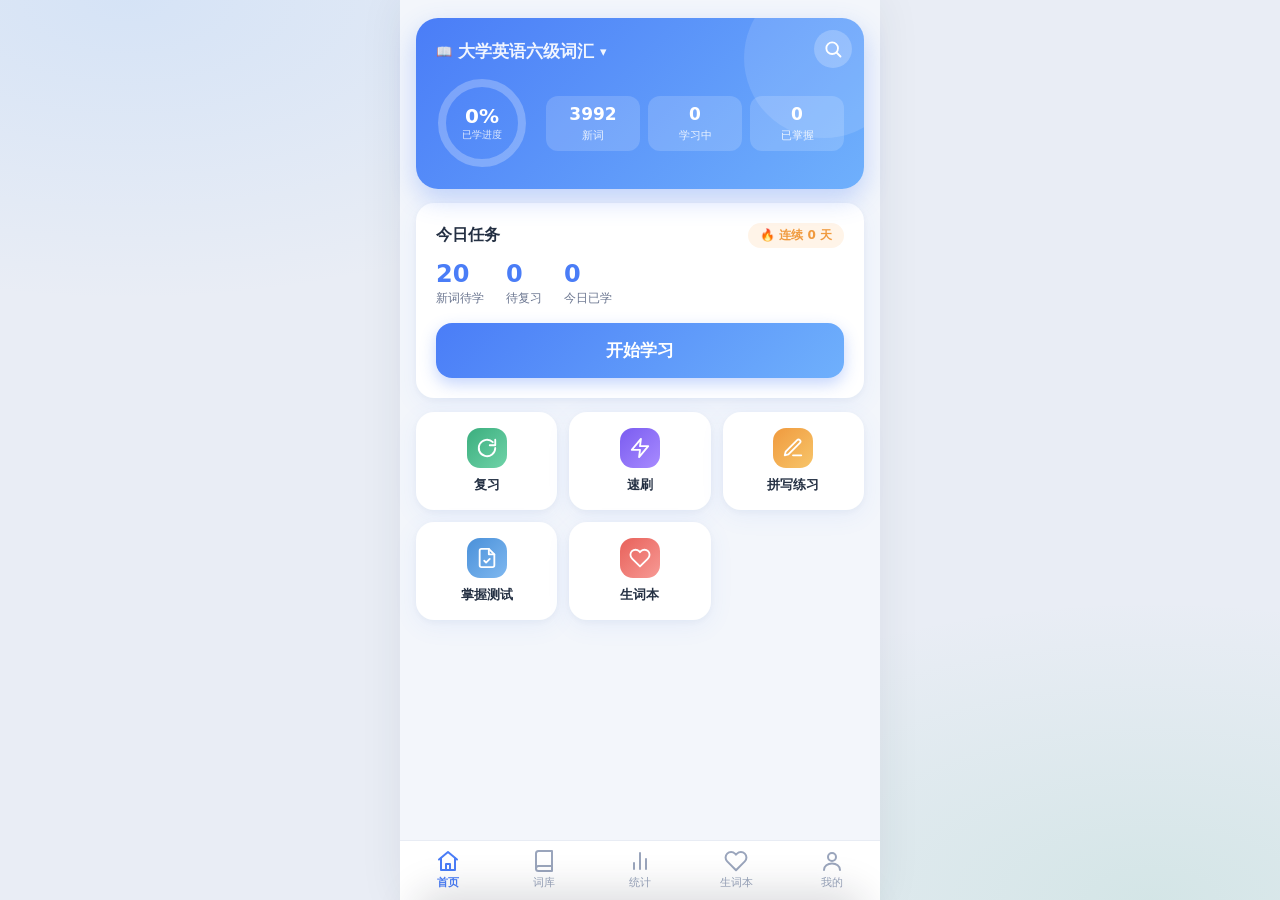
<file: vocab-app/index.html>
<!DOCTYPE html>
<html lang="zh-CN">
<head>
<meta charset="UTF-8">
<meta name="viewport" content="width=device-width, initial-scale=1, viewport-fit=cover">
<meta name="theme-color" id="meta-theme" content="#4A7DF7">
<link rel="manifest" href="manifest.json">
<link rel="apple-touch-icon" href="icons/i180.png">
<meta name="apple-mobile-web-app-capable" content="yes">
<meta name="mobile-web-app-capable" content="yes">
<meta name="apple-mobile-web-app-status-bar-style" content="default">
<meta name="apple-mobile-web-app-title" content="乐词">
<title>乐词 · 免费背单词</title>
<link rel="stylesheet" href="css/style.css?v=43">
<link rel="icon" href="data:image/svg+xml,<svg xmlns='http://www.w3.org/2000/svg' viewBox='0 0 100 100'><rect width='100' height='100' rx='22' fill='%234A7DF7'/><text x='50' y='68' font-size='52' text-anchor='middle' fill='white' font-family='serif' font-weight='bold'>词</text></svg>">
</head>
<body>
<div id="app">
  <main>
    <!-- 首页 -->
    <section class="screen" id="page-home">
      <div class="hero">
        <button class="sch-fab" id="home-search" title="查单词">
          <svg viewBox="0 0 24 24" fill="none" stroke="currentColor" stroke-width="2.2" stroke-linecap="round"><circle cx="11" cy="11" r="7"/><line x1="21" y1="21" x2="16.5" y2="16.5"/></svg>
        </button>
        <div class="lib-name" id="home-lib">📖 <b>六级词汇</b> ▾</div>
        <div class="ring-wrap">
          <div class="ring">
            <svg width="92" height="92" viewBox="0 0 92 92">
              <circle cx="46" cy="46" r="40" fill="none" stroke="rgba(255,255,255,.25)" stroke-width="8"/>
              <circle id="ring-fg" cx="46" cy="46" r="40" fill="none" stroke="#fff" stroke-width="8"
                      stroke-linecap="round" stroke-dasharray="251.3" stroke-dashoffset="251.3"/>
            </svg>
            <div class="ring-txt"><b id="ring-pct">0%</b><span>已学进度</span></div>
          </div>
          <div class="stats">
            <div class="stat"><b id="stat-new">0</b><span>新词</span></div>
            <div class="stat"><b id="stat-learning">0</b><span>学习中</span></div>
            <div class="stat"><b id="stat-mastered">0</b><span>已掌握</span></div>
          </div>
        </div>
      </div>

      <div class="card today-card">
        <div class="row spread">
          <div class="h2" style="margin:0">今日任务</div>
          <span class="streak-chip" id="streak-chip">🔥 连续 0 天</span>
        </div>
        <div class="task-nums">
          <div><b id="task-new">0</b><span>新词待学</span></div>
          <div><b id="task-rev">0</b><span>待复习</span></div>
          <div><b id="task-done">0</b><span>今日已学</span></div>
        </div>
        <button class="btn btn-primary btn-block btn-big" id="btn-start">开始学习</button>
      </div>

      <div class="quick">
        <button id="q-review">
          <span class="qicon" style="background:linear-gradient(135deg,#3BAE7E,#6FD3A8)">
            <svg viewBox="0 0 24 24" fill="none" stroke="#fff" stroke-width="2" stroke-linecap="round" stroke-linejoin="round"><path d="M21 12a9 9 0 1 1-2.64-6.36"/><polyline points="21 3 21 9 15 9"/></svg>
          </span>复习
        </button>
        <button id="q-cram">
          <span class="qicon" style="background:linear-gradient(135deg,#7A5CF0,#A88BFF)">
            <svg viewBox="0 0 24 24" fill="none" stroke="#fff" stroke-width="2" stroke-linecap="round" stroke-linejoin="round"><polygon points="13 2 3 14 12 14 11 22 21 10 12 10 13 2"/></svg>
          </span>速刷
        </button>
        <button id="q-spell">
          <span class="qicon" style="background:linear-gradient(135deg,#F09A3E,#F7C56A)">
            <svg viewBox="0 0 24 24" fill="none" stroke="#fff" stroke-width="2" stroke-linecap="round" stroke-linejoin="round"><path d="M12 20h9"/><path d="M16.5 3.5a2.1 2.1 0 0 1 3 3L7 19l-4 1 1-4Z"/></svg>
          </span>拼写练习
        </button>
        <button id="q-test">
          <span class="qicon" style="background:linear-gradient(135deg,#4A90D9,#7FB8F0)">
            <svg viewBox="0 0 24 24" fill="none" stroke="#fff" stroke-width="2" stroke-linecap="round" stroke-linejoin="round"><path d="M14 2H6a2 2 0 0 0-2 2v16a2 2 0 0 0 2 2h12a2 2 0 0 0 2-2V8Z"/><polyline points="14 2 14 8 20 8"/><path d="m9 15 2 2 4-4"/></svg>
          </span>掌握测试
        </button>
        <button id="q-fav">
          <span class="qicon" style="background:linear-gradient(135deg,#E8615A,#F79A95)">
            <svg viewBox="0 0 24 24" fill="none" stroke="#fff" stroke-width="2" stroke-linecap="round" stroke-linejoin="round"><path d="M20.8 4.6a5.5 5.5 0 0 0-7.8 0L12 5.7l-1-1.1a5.5 5.5 0 0 0-7.8 7.8l1 1L12 21.2l7.8-7.8 1-1a5.5 5.5 0 0 0 0-7.8Z"/></svg>
          </span>生词本
        </button>
      </div>
    </section>

    <!-- 词库 -->
    <section class="screen" id="page-libs">
      <div class="h1">词库</div>
      <div class="sub" style="margin-bottom:14px">选择要学习的词库，各词库学习进度互相独立</div>
      <div id="lib-list"></div>
      <div style="height:14px"></div>
      <div class="h2">导入自定义词库</div>
      <div class="import-zone" id="import-zone">
        <div style="font-size:30px">📥</div>
        <b style="color:var(--text);font-size:14px">点击选择文件导入</b>
        <div style="font-size:12px;margin-top:6px;line-height:1.7">支持 TXT / CSV / JSON<br>一行一词：<code>单词,词性,释义</code>（详见「词库导入模板」文件夹）</div>
      </div>
        <input type="file" id="import-file" accept=".txt,.csv,.json,.tsv" style="display:none">
        <div class="h2" style="margin-top:22px">GitHub 社区词库</div>
        <div class="sub" style="margin-bottom:10px">从项目仓库下载公开词库，下载后保存在本地</div>
        <div id="remote-lib-list" class="remote-lib-list"><div class="sub">正在读取词库目录…</div></div>
    </section>

    <!-- 仪表盘 -->
    <section class="screen" id="page-stats">
      <div class="h1">仪表盘</div>
      <div class="sub" style="margin:2px 0 14px">正在学习</div>
      <div class="card dash-lib">
        <div class="row spread">
          <div class="row" style="gap:14px">
            <div class="lib-cover" id="dash-cover">六级</div>
            <div>
              <b id="dash-libname" style="font-size:16px">—</b>
              <div class="sub" style="margin-top:3px">生词本 <span id="dash-favn">0</span> 词</div>
            </div>
          </div>
          <button class="btn btn-ghost" id="dash-changelib" style="padding:8px 14px;font-size:13px">换本词书</button>
        </div>
        <div class="dash-progress"><i id="dash-bar" style="width:0%"></i></div>
        <div class="row spread sub"><span>已学习 <b id="dash-learned" style="color:var(--text)">0</b></span><span>总词数 <b id="dash-total" style="color:var(--text)">0</b></span></div>
      </div>

      <div class="card">
        <div class="row spread" style="margin-bottom:12px"><div class="h2" style="margin:0">我的数据 · 概览</div></div>
        <div class="over-grid">
          <div><div class="ov-label">🗂 今日学习&复习</div><div class="ov-num"><b id="ov-today">0</b><span>词次</span></div></div>
          <div><div class="ov-label">📈 累计学习</div><div class="ov-num"><b id="ov-total">0</b><span>词次</span></div></div>
          <div><div class="ov-label">⏱ 今日总时长</div><div class="ov-num"><b id="ov-todaymin">0</b><span>分钟</span></div></div>
          <div><div class="ov-label">🕒 累计时长</div><div class="ov-num"><b id="ov-totalmin">0</b><span>分钟</span></div></div>
        </div>
      </div>

      <div class="card">
        <div class="row spread" style="margin-bottom:12px">
          <div class="h2" style="margin:0">日历</div>
          <span class="streak-chip" id="dash-streak">🔥 连续签到 0 天</span>
        </div>
        <div class="week-cal" id="week-cal"></div>
      </div>

      <div class="card">
        <div class="row spread" style="margin-bottom:6px">
          <div class="h2" style="margin:0">每日学习量</div>
          <div class="seg" id="chart-seg">
            <button data-n="7" class="on">近7天</button>
            <button data-n="30">近30天</button>
          </div>
        </div>
        <div class="bar-chart" id="bar-chart"></div>
      </div>
      <div class="card">
        <div class="row spread" style="margin-bottom:12px">
          <div class="h2" style="margin:0">打卡日历</div>
          <span class="sub" id="cal-title"></span>
        </div>
        <div class="cal" id="cal"></div>
        <div class="row" style="margin-top:12px;justify-content:center">
          <button class="btn btn-plain" id="cal-prev" style="padding:7px 16px;font-size:13px">‹ 上月</button>
          <button class="btn btn-plain" id="cal-next" style="padding:7px 16px;font-size:13px">下月 ›</button>
        </div>
      </div>
      <div class="num-grid">
        <div class="card"><b id="st-acc">0%</b><span>测验正确率</span></div>
        <div class="card"><b id="st-days">0</b><span>累计学习天数</span></div>
      </div>
    </section>

    <!-- 词表页 -->
    <section class="screen" id="page-wordlist">
      <div class="wl-top">
        <button class="wl-back" id="wl-back">‹</button>
        <b id="wl-title">词书</b>
        <span id="wl-head-actions" class="row" style="gap:6px"></span>
      </div>
      <div class="wl-filter" id="wl-filter">
        <button data-f="all" class="on">全部</button>
        <button data-f="new">未学习</button>
        <button data-f="learning">复习中</button>
        <button data-f="mastered">已掌握</button>
        <button data-f="fav">已标熟</button>
      </div>
      <div class="row spread" style="margin-bottom:10px">
        <span class="sub" id="wl-count" style="font-size:14px;color:var(--text);font-weight:700">0 词</span>
        <button class="btn btn-plain" id="wl-eye" style="padding:6px 12px;font-size:12.5px">🙈 隐藏释义</button>
      </div>
      <div class="card" style="padding:6px 16px" id="wl-list"></div>
      <div style="text-align:center;padding:14px 0 8px">
        <button class="btn btn-plain" id="wl-more" style="padding:8px 24px;font-size:13px">加载更多</button>
      </div>
      <div class="wl-dock" id="wl-dock">
        <button data-act="cram"><span class="di">⚡</span><span>速刷</span></button>
        <button data-act="listen"><span class="di">🎧</span><span>随身听</span></button>
        <button data-act="spell"><span class="di">✍️</span><span>听写</span></button>
        <button data-act="export"><span class="di">📤</span><span>导出</span></button>
      </div>
    </section>

    <!-- 生词本 -->
    <section class="screen" id="page-favs">
      <div class="h1">生词本</div>
      <div id="fav-books" style="margin:12px 0 4px"></div>
      <div class="row spread" style="margin:10px 0 14px">
        <span class="sub" id="fb-hint">收藏新词时会存入当前选中的生词本</span>
        <button class="btn btn-danger" id="fb-del" style="padding:6px 12px;font-size:12px;display:none">删除本生词本</button>
      </div>
      <div class="row" style="margin-bottom:14px;gap:10px">
        <button class="btn btn-ghost" id="fav-review" style="flex:1">复习生词</button>
        <button class="btn btn-ghost" id="fav-spell" style="flex:1">听写生词</button>
      </div>
      <div class="card" style="padding:6px 0" id="fav-list"></div>
    </section>

    <!-- 我的 -->
    <section class="screen" id="page-me">
      <div class="h1">我的</div>
      <div class="card" style="margin-top:14px">
        <div class="set-row">
          <div class="sl"><b>每日新词数</b><span>每天学习的新单词上限</span></div>
          <div class="row"><input type="range" id="set-daily" min="5" max="300" step="5" value="20"><b id="set-daily-v" style="color:var(--primary);width:34px;text-align:right">20</b></div>
        </div>
        <div class="set-row">
          <div class="sl"><b>发音口音</b><span>单词朗读使用的口音</span></div>
          <div class="seg small" id="set-voice">
            <button data-v="us" class="on">美音</button>
            <button data-v="uk">英音</button>
          </div>
        </div>
        <div class="set-row">
          <div class="sl"><b>自动发音</b><span>卡片出现时自动朗读</span></div>
          <div class="seg small" id="set-auto">
            <button data-v="1" class="on">开</button>
            <button data-v="0">关</button>
          </div>
        </div>
        <div class="set-row">
          <div class="sl"><b>学习顺序</b><span>新词的抽取顺序</span></div>
          <div class="seg small" id="set-order">
            <button data-v="shuffle" class="on">乱序</button>
            <button data-v="book">词书序</button>
            <button data-v="freq">高频优先</button>
          </div>
        </div>
        <div class="set-row">
          <div class="sl"><b>学习范围</b><span>按 COCA 词频筛选（5000/8000）</span></div>
          <div class="seg small" id="set-freq">
            <button data-v="all" class="on">全部</button>
            <button data-v="5000">5000</button>
            <button data-v="8000">8000</button>
          </div>
        </div>
        <div class="set-row">
          <div class="sl"><b>错词自动收藏</b><span>测验/复习答错的词自动加入生词本</span></div>
          <div class="seg small" id="set-autofav">
            <button data-v="1" class="on">开</button>
            <button data-v="0">关</button>
          </div>
        </div>
        <div class="set-row">
          <div class="sl"><b>深色模式</b><span>夜间背单词更护眼</span></div>
          <div class="seg small" id="set-dark">
            <button data-v="0" class="on">关</button>
            <button data-v="1">开</button>
            <button data-v="auto">跟随</button>
          </div>
        </div>
      </div>
      <div class="card">
        <div class="set-row"><div class="sl"><b>导出学习数据</b><span>备份进度 / 生词本 / 统计（JSON）</span></div><button class="btn btn-ghost" id="btn-export" style="padding:8px 16px">导出</button></div>
        <div class="set-row"><div class="sl"><b>导入备份数据</b><span>粘贴备份内容或选择文件恢复</span></div><button class="btn btn-ghost" id="btn-import" style="padding:8px 16px">导入</button></div>
        <div class="set-row"><div class="sl"><b>检查更新</b><span>从 GitHub 获取最新版本和更新说明</span></div><button class="btn btn-ghost" id="btn-check-update" style="padding:8px 16px">检查</button></div>
        <div class="set-row"><div class="sl"><b>清空全部数据</b><span>删除所有进度与词库，不可恢复</span></div><button class="btn btn-danger" id="btn-wipe" style="padding:8px 16px">清空</button></div>
        <div class="set-hint">换手机 / 卸载重装前先「导出」备份，装好后「导入」即可恢复；App 更新时直接覆盖安装（不要先卸载），数据不会丢。</div>
      </div>
      <div class="card" style="text-align:center;padding:16px">
          <b style="font-size:15px">乐词 · 免费背单词</b>
          <div class="sub" id="app-version" style="margin-top:6px">当前版本</div>
        <div class="sub" style="margin-top:6px;line-height:1.8">完全免费 · 数据全部保存在本地浏览器<br>内置词库数据源自开源词书项目 kajweb/dict<br>（百词斩等主流教材词书，仅作学习交流用途）</div>
      </div>
      <input type="file" id="restore-file" accept=".json" style="display:none">
    </section>
  </main>

  <!-- 底部导航 -->
  <nav class="tabbar">
    <button data-page="home" class="on">
      <svg viewBox="0 0 24 24" fill="none" stroke="currentColor" stroke-width="2" stroke-linecap="round" stroke-linejoin="round"><path d="M3 10.5 12 3l9 7.5"/><path d="M5 9.5V21h14V9.5"/><path d="M10 21v-6h4v6"/></svg>
      首页
    </button>
    <button data-page="libs">
      <svg viewBox="0 0 24 24" fill="none" stroke="currentColor" stroke-width="2" stroke-linecap="round" stroke-linejoin="round"><path d="M4 19.5A2.5 2.5 0 0 1 6.5 17H20"/><path d="M6.5 2H20v20H6.5A2.5 2.5 0 0 1 4 19.5v-15A2.5 2.5 0 0 1 6.5 2Z"/></svg>
      词库
    </button>
    <button data-page="stats">
      <svg viewBox="0 0 24 24" fill="none" stroke="currentColor" stroke-width="2" stroke-linecap="round" stroke-linejoin="round"><line x1="18" y1="20" x2="18" y2="10"/><line x1="12" y1="20" x2="12" y2="4"/><line x1="6" y1="20" x2="6" y2="14"/></svg>
      统计
    </button>
    <button data-page="favs">
      <svg viewBox="0 0 24 24" fill="none" stroke="currentColor" stroke-width="2" stroke-linecap="round" stroke-linejoin="round"><path d="M20.8 4.6a5.5 5.5 0 0 0-7.8 0L12 5.7l-1-1.1a5.5 5.5 0 0 0-7.8 7.8l1 1L12 21.2l7.8-7.8 1-1a5.5 5.5 0 0 0 0-7.8Z"/></svg>
      生词本
    </button>
    <button data-page="me">
      <svg viewBox="0 0 24 24" fill="none" stroke="currentColor" stroke-width="2" stroke-linecap="round" stroke-linejoin="round"><circle cx="12" cy="8" r="4"/><path d="M4 21c0-4 3.6-6.5 8-6.5s8 2.5 8 6.5"/></svg>
      我的
    </button>
  </nav>

  <!-- 学习/复习/拼写 全屏层 -->
  <div class="study" id="study"></div>

  <!-- 查词小卡片 -->
  <div id="qc-overlay" onclick="App.closeQuerySheet()"></div>
  <div id="qsheet"></div>

  <!-- 弹窗 -->
  <div class="mask" id="mask"><div class="modal" id="modal"></div></div>
  <div id="toast"></div>
</div>

<script src="data/cet4.js?v=43"></script>
<script src="data/cet6.js?v=43"></script>
<script src="data/kaoyan.js?v=43"></script>
<script src="js/db.js?v=43"></script>
<script src="js/srs.js?v=43"></script>
<script src="js/study.js?v=43"></script>
<script src="js/test.js?v=43"></script>
<script src="js/app.js?v=43"></script>
</body>
</html>
</file>
<file: vocab-app/css/style.css>
/* style.css —— 背单词 App（清新蓝白 · 不背单词风格） */
:root {
  --bg: #F3F6FB;
  --card: #FFFFFF;
  --primary: #4A7DF7;
  --primary-2: #6FB0FC;
  --primary-grad: linear-gradient(135deg, #4A7DF7 0%, #6FB0FC 100%);
  --green: #3BAE7E;
  --green-bg: #E6F7EF;
  --red: #E8615A;
  --red-bg: #FDEEED;
  --orange: #F09A3E;
  --text: #243043;
  --text-2: #6B7690;
  --text-3: #9AA5BC;
  --line: #E8ECF4;
  --shadow: 0 6px 24px rgba(74, 125, 247, .08), 0 2px 6px rgba(36, 48, 67, .04);
  --radius: 18px;
  --shell-bg: #E9EDF5;
  --ghost-bg: #EDF2FE;
  --plain-bg: #EFF2F8;
  --soft: #F6F8FD;
  --seg-bg: #E9EEF8;
  --cal-d: #EDF1F8;
  --bar-empty: #E4E9F3;
  --track: #E2E8F4;
  --import-bg: #FAFBFE;
  --import-line: #C4D2F0;
}
* { box-sizing: border-box; -webkit-tap-highlight-color: transparent; }
html, body { margin: 0; padding: 0; }
/* PWA standalone：内容避让刘海/状态栏（浏览器内 env 为 0，无影响） */
body { padding-top: env(safe-area-inset-top); }
body {
  background: var(--shell-bg);
  font-family: "PingFang SC", "Microsoft YaHei", "Segoe UI", system-ui, sans-serif;
  color: var(--text);
  min-height: 100vh;
}
#app {
  max-width: 480px;
  margin: 0 auto;
  min-height: 100vh;
  background: var(--bg);
  position: relative;
  box-shadow: 0 0 40px rgba(36, 48, 67, .08);
  display: flex;
  flex-direction: column;
}
main { flex: 1; padding-bottom: 76px; }

/* ---------- 底部导航 ---------- */
.tabbar {
  position: fixed; bottom: 0; left: 50%; transform: translateX(-50%);
  width: 100%; max-width: 480px;
  background: var(--card);
  backdrop-filter: blur(12px);
  border-top: 1px solid var(--line);
  display: flex; z-index: 50;
  padding-bottom: env(safe-area-inset-bottom);
}
.tabbar button {
  flex: 1; background: none; border: 0; padding: 8px 0 calc(10px + env(safe-area-inset-bottom) * 0.4);
  display: flex; flex-direction: column; align-items: center; gap: 2px;
  color: var(--text-3); font-size: 11px; cursor: pointer;
  font-family: inherit; transition: color .2s;
}
.tabbar button svg { width: 24px; height: 24px; }
.tabbar button.on { color: var(--primary); font-weight: 600; }

/* ---------- 通用组件 ---------- */
.screen { display: none; padding: 18px 16px 24px; animation: fadein .25s ease; }
.screen.on { display: block; }
@keyframes fadein { from { opacity: 0; transform: translateY(8px); } to { opacity: 1; transform: none; } }

.card {
  background: var(--card); border-radius: var(--radius);
  box-shadow: var(--shadow); padding: 20px; margin-bottom: 14px;
}
.h1 { font-size: 22px; font-weight: 700; margin: 4px 0 2px; }
.h2 { font-size: 16px; font-weight: 700; margin: 0 0 10px; }
.sub { color: var(--text-2); font-size: 13px; }
.row { display: flex; align-items: center; gap: 10px; }
.spread { justify-content: space-between; }

.btn {
  border: 0; cursor: pointer; font-family: inherit;
  border-radius: 14px; font-size: 15px; font-weight: 600;
  padding: 13px 22px; transition: transform .12s, opacity .2s;
}
.btn:active { transform: scale(.97); }
.btn-primary { background: var(--primary-grad); color: #fff; box-shadow: 0 6px 16px rgba(74,125,247,.32); }
.btn-primary:disabled { opacity: .45; box-shadow: none; cursor: default; }
.btn-ghost { background: var(--ghost-bg); color: var(--primary); }
.btn-plain { background: var(--plain-bg); color: var(--text-2); }
.btn-danger { background: var(--red-bg); color: var(--red); }
.btn-block { display: block; width: 100%; }
.btn-big { padding: 16px 22px; font-size: 17px; border-radius: 16px; }

.tag {
  display: inline-block; padding: 3px 10px; border-radius: 20px;
  font-size: 12px; font-weight: 600;
}

/* ---------- 首页 ---------- */
.hero {
  background: var(--primary-grad); border-radius: 22px;
  padding: 22px 20px 20px; color: #fff; margin-bottom: 14px;
  position: relative; overflow: hidden;
  box-shadow: 0 10px 26px rgba(74,125,247,.30);
}
.hero::after {
  content: ""; position: absolute; right: -40px; top: -40px;
  width: 160px; height: 160px; border-radius: 50%;
  background: rgba(255,255,255,.12);
}
.hero .lib-name { font-size: 13px; opacity: .92; display: flex; align-items: center; gap: 6px; cursor: pointer; }
.hero .lib-name b { font-size: 17px; }
.ring-wrap { display: flex; align-items: center; gap: 18px; margin-top: 14px; position: relative; z-index: 1; }
.ring { width: 92px; height: 92px; position: relative; flex: none; }
.ring svg { transform: rotate(-90deg); }
.ring .ring-txt { position: absolute; inset: 0; display: flex; flex-direction: column; align-items: center; justify-content: center; }
.ring .ring-txt b { font-size: 20px; }
.ring .ring-txt span { font-size: 10px; opacity: .8; }
.hero .stats { display: flex; gap: 8px; flex: 1; }
.hero .stat { flex: 1; background: rgba(255,255,255,.16); border-radius: 12px; padding: 8px 4px; text-align: center; }
.hero .stat b { display: block; font-size: 17px; }
.hero .stat span { font-size: 11px; opacity: .85; }

.today-card { padding: 20px; }
.today-card .task-nums { display: flex; gap: 22px; margin: 12px 0 16px; }
.today-card .task-nums div b { font-size: 24px; color: var(--primary); }
.today-card .task-nums div span { display: block; font-size: 12px; color: var(--text-2); margin-top: 2px; }
.streak-chip { display: inline-flex; align-items: center; gap: 5px; background: #FFF4E8; color: var(--orange); border-radius: 20px; padding: 4px 12px; font-size: 12px; font-weight: 700; }

.quick { display: grid; grid-template-columns: repeat(3, 1fr); gap: 12px; }
.quick button {
  background: var(--card); border: 0; border-radius: var(--radius);
  box-shadow: var(--shadow); padding: 16px 8px; cursor: pointer;
  display: flex; flex-direction: column; align-items: center; gap: 8px;
  font-family: inherit; font-size: 13px; color: var(--text); font-weight: 600;
  transition: transform .12s;
}
.quick button:active { transform: scale(.95); }
.quick .qicon { width: 40px; height: 40px; border-radius: 13px; display: flex; align-items: center; justify-content: center; font-size: 20px; color: #fff; }
.quick .qicon svg { width: 22px; height: 22px; }

/* ---------- 学习/复习 全屏界面 ---------- */
.study {
  position: fixed; inset: 0; z-index: 100;
  background: var(--bg);
  max-width: 480px; margin: 0 auto;
  display: none; flex-direction: column;
  overflow: hidden;   /* 学习层内容永不把布局撑破，滚动只发生在内部滚动区 */
}
.study.on { display: flex; }
.study-top { padding: 14px 16px 8px; padding-top: calc(14px + env(safe-area-inset-top)); }
.study-top .top-row { display: flex; align-items: center; gap: 12px; }
.study-top .close { border: 0; background: none; font-size: 20px; color: var(--text-3); cursor: pointer; padding: 4px 8px; line-height: 1; }
.study-top .bar { flex: 1; height: 8px; background: var(--track); border-radius: 6px; overflow: hidden; }
.study-top .bar i { display: block; height: 100%; background: var(--primary-grad); border-radius: 6px; transition: width .35s ease; }
.study-top .cnt { font-size: 13px; color: var(--text-2); font-variant-numeric: tabular-nums; }
.study-body { flex: 1; min-height: 0; overflow-y: auto; padding: 12px 20px 30px; display: flex; flex-direction: column; }
.study-body > :first-child { margin-top: auto; }
.study-body > :last-child { margin-bottom: auto; }

/* 新词卡片 */
.word-card { background: var(--card); border-radius: 22px; box-shadow: var(--shadow); padding: 30px 24px; text-align: center; animation: cardin .3s ease; }
@keyframes cardin { from { opacity: 0; transform: translateY(16px) scale(.98); } to { opacity: 1; transform: none; } }
.word-card .ww { font-size: 38px; font-weight: 700; letter-spacing: .5px; word-break: break-word; }
.word-card .phon { display: flex; align-items: center; justify-content: center; gap: 8px; margin-top: 12px; color: var(--text-2); font-size: 15px; flex-wrap: wrap; }
.snd {
  border: 0; background: var(--ghost-bg); color: var(--primary); cursor: pointer;
  width: 34px; height: 34px; border-radius: 50%; display: inline-flex;
  align-items: center; justify-content: center; transition: transform .15s;
}
.snd:active { transform: scale(.9); }
.snd svg { width: 17px; height: 17px; }
.snd.small { width: 28px; height: 28px; }
#btn-snd2 svg, #btn-snds svg { width: 28px; height: 28px; }
.means { text-align: left; margin-top: 20px; }
.means .m { display: flex; gap: 10px; padding: 7px 0; font-size: 16px; }
.means .m .p { color: var(--primary); font-weight: 600; flex: none; min-width: 36px; }
.sent { background: var(--soft); border-radius: 14px; padding: 14px 16px; margin-top: 16px; text-align: left; position: relative; }
.sent .en { font-size: 15px; line-height: 1.55; color: var(--text); }
.sent .en mark { background: none; color: var(--primary); font-weight: 700; }
.sent .cn { font-size: 13px; color: var(--text-2); margin-top: 6px; line-height: 1.6; }
.star-btn { position: absolute; top: 14px; right: 16px; border: 0; background: none; font-size: 24px; cursor: pointer; color: #D4DAE6; transition: color .2s, transform .15s; }
.star-btn.on { color: #FFC53D; }
.star-btn:active { transform: scale(1.3); }
.word-card { position: relative; }

/* 4选1 */
.opts { display: grid; grid-template-columns: 1fr 1fr; gap: 12px; margin-top: 22px; }
.opts .opt {
  background: var(--card); border: 2px solid transparent; border-radius: 15px;
  box-shadow: var(--shadow); padding: 15px 12px; font-size: 14.5px; line-height: 1.5;
  cursor: pointer; font-family: inherit; color: var(--text); text-align: left;
  transition: border-color .15s, background .15s, transform .1s;
  word-break: break-word; min-height: 58px;
}
.opts .opt:active { transform: scale(.97); }
.opts .opt.correct { background: var(--green-bg); border-color: var(--green); color: var(--green); font-weight: 700; }
.opts .opt.wrong { background: var(--red-bg); border-color: var(--red); color: var(--red); }
.opts .opt.dim { opacity: .5; }
.opts .opt:disabled { cursor: default; }
.q-title { text-align: center; margin-top: 18px; font-size: 30px; font-weight: 700; word-break: break-word; }
.q-title .phon { font-size: 14px; color: var(--text-3); font-weight: 400; display: block; margin-top: 6px; }
.q-hint { text-align: center; color: var(--text-3); font-size: 13px; margin-top: 14px; }

/* 对错反馈 */
.shake { animation: shake .4s; }
@keyframes shake { 0%,100%{transform:none} 25%{transform:translateX(-6px)} 75%{transform:translateX(6px)} }
.pop { animation: pop .35s; }
@keyframes pop { 0%{transform:scale(1)} 40%{transform:scale(1.04)} 100%{transform:scale(1)} }

/* 复习底部按钮 */
.judge { display: flex; gap: 12px; margin-top: 20px; }
.judge .btn { flex: 1; }

/* 拼写 */
.spell-boxes { display: flex; flex-wrap: wrap; gap: 8px; justify-content: center; margin: 26px 0; }
.spell-boxes input {
  width: 40px; height: 48px; border: 2px solid var(--line); border-radius: 10px;
  text-align: center; font-size: 22px; font-weight: 700; color: var(--text);
  font-family: inherit; background: var(--card); text-transform: lowercase;
  caret-color: var(--primary);
}
.spell-boxes input.ok { border-color: var(--green); background: var(--green-bg); color: var(--green); }
.spell-boxes input.bad { border-color: var(--red); background: var(--red-bg); color: var(--red); }
.spell-boxes input:focus { outline: none; border-color: var(--primary); }
.spell-mean { text-align: center; font-size: 16px; color: var(--text-2); margin-top: 8px; line-height: 1.7; }
.spell-input {
  width: 100%; max-width: 300px; border: 2px solid var(--line); border-radius: 14px;
  padding: 13px 18px; font-size: 24px; font-weight: 700; text-align: center;
  letter-spacing: 3px; color: var(--text); font-family: inherit; background: var(--card);
  caret-color: var(--primary);
}
.spell-input:focus { outline: none; border-color: var(--primary); box-shadow: 0 0 0 4px rgba(74,125,247,.12); }
.spell-input.ok { border-color: var(--green); color: var(--green); background: var(--green-bg); }
.spell-input.bad { border-color: var(--red); color: var(--red); background: var(--red-bg); }
.spell-word-reveal { text-align: center; font-size: 26px; font-weight: 700; margin-top: 10px; letter-spacing: 1px; }

/* 完成页 */
.done-wrap { text-align: center; padding-top: 40px; }
.done-wrap .big { font-size: 56px; }
.done-wrap h2 { margin: 12px 0 4px; }
.done-nums { display: flex; justify-content: center; gap: 14px; margin: 22px 0 26px; }
.done-nums .dn { background: var(--card); border-radius: 16px; box-shadow: var(--shadow); padding: 14px 22px; }
.done-nums .dn b { font-size: 24px; color: var(--primary); display: block; }
.done-nums .dn span { font-size: 12px; color: var(--text-2); }

/* ---------- 词库页 ---------- */
.lib-item { display: flex; align-items: center; gap: 14px; padding: 16px; }
.lib-badge {
  width: 46px; height: 46px; border-radius: 14px; color: #fff; flex: none;
  display: flex; align-items: center; justify-content: center;
  font-size: 16px; font-weight: 700;
}
.lib-item .li-main { flex: 1; min-width: 0; }
.lib-item .li-main b { font-size: 15.5px; }
.lib-item .li-main .sub { margin-top: 3px; }
.lib-check { flex: none; }
.lib-check svg { width: 22px; height: 22px; }
.current-tag { background: var(--green-bg); color: var(--green); }
.import-zone {
  border: 2px dashed var(--import-line); border-radius: var(--radius);
  padding: 22px 16px; text-align: center; color: var(--text-2);
  cursor: pointer; transition: border-color .2s, background .2s; background: var(--import-bg);
}
.import-zone:hover { border-color: var(--primary); background: var(--soft); }
.lib-actions { display: flex; gap: 8px; margin-top: 10px; }
.lib-actions .btn { padding: 8px 14px; font-size: 13px; flex: 1; }

/* 词表预览 */
.preview { max-height: 300px; overflow-y: auto; text-align: left; }
.preview .pv { display: flex; gap: 10px; padding: 9px 2px; border-bottom: 1px solid var(--line); font-size: 14px; }
.preview .pv:last-child { border: 0; }
.preview .pv b { flex: none; width: 40%; word-break: break-all; }
.preview .pv span { color: var(--text-2); overflow: hidden; text-overflow: ellipsis; white-space: nowrap; flex: 1; }

/* ---------- 统计 ---------- */
.bar-chart { display: flex; align-items: flex-end; gap: 8px; height: 130px; padding-top: 8px; }
.bar-chart .bwrap { flex: 1; display: flex; flex-direction: column; align-items: center; gap: 6px; height: 100%; justify-content: flex-end; }
.bar-chart .bar { width: 100%; max-width: 26px; background: var(--primary-grad); border-radius: 6px 6px 3px 3px; min-height: 3px; transition: height .4s ease; }
.bar-chart .bar.empty { background: var(--bar-empty); }
.bar-chart .blabel { font-size: 10px; color: var(--text-3); white-space: nowrap; }
.bar-chart .bval { font-size: 10px; color: var(--text-2); }
.seg { display: inline-flex; background: var(--seg-bg); border-radius: 12px; padding: 3px; gap: 2px; }
.seg button { border: 0; background: none; padding: 6px 14px; border-radius: 10px; font-size: 12.5px; color: var(--text-2); cursor: pointer; font-family: inherit; white-space: nowrap; }
.seg button.on { background: #fff; color: var(--primary); font-weight: 700; box-shadow: 0 2px 6px rgba(36,48,67,.08); }
.cal { display: grid; grid-template-columns: repeat(7, 1fr); gap: 6px; }
.cal .cal-h { text-align: center; font-size: 11px; color: var(--text-3); padding: 4px 0; }
.cal .d {
  aspect-ratio: 1; border-radius: 9px; display: flex; align-items: center; justify-content: center;
  font-size: 12px; color: var(--text-2); background: var(--cal-d);
}
.cal .d.learnt { background: var(--green); color: #fff; font-weight: 700; }
.cal .d.today { outline: 2px solid var(--primary); outline-offset: -2px; font-weight: 700; color: var(--primary); }
.num-grid { display: grid; grid-template-columns: repeat(2, 1fr); gap: 12px; }
.num-grid .card { margin: 0; text-align: center; padding: 16px; }
.num-grid b { font-size: 24px; color: var(--primary); display: block; }
.num-grid span { font-size: 12px; color: var(--text-2); }

/* ---------- 生词本 ---------- */
.fav-item { display: flex; align-items: center; gap: 12px; padding: 14px 16px; border-bottom: 1px solid var(--line); cursor: pointer; }
.fav-item:last-child { border: 0; }
.fav-item b { font-size: 16px; flex: none; }
.fav-item .fi-m { flex: 1; color: var(--text-2); font-size: 13px; overflow: hidden; text-overflow: ellipsis; white-space: nowrap; }
.empty-hint { text-align: center; color: var(--text-3); padding: 40px 0 26px; font-size: 14px; }
.empty-hint .big { font-size: 44px; margin-bottom: 8px; }

/* ---------- 设置 ---------- */
.set-row { display: flex; align-items: center; justify-content: space-between; padding: 15px 2px; border-bottom: 1px solid var(--line); gap: 12px; }
.set-row:last-child { border: 0; }
.set-row .sl b { font-size: 15px; display: block; }
.set-row .sl span { font-size: 12px; color: var(--text-2); }
input[type=range] { accent-color: var(--primary); width: 130px; }
.seg.small button { padding: 5px 12px; }
select { font-family: inherit; border: 1px solid var(--line); border-radius: 10px; padding: 7px 10px; color: var(--text); background: #fff; font-size: 14px; }

/* ---------- 弹窗 ---------- */
.mask { position: fixed; inset: 0; background: rgba(20, 28, 45, .45); z-index: 200; display: none; align-items: center; justify-content: center; padding: 24px; }
.mask.on { display: flex; }
.modal { background: #fff; border-radius: 20px; padding: 24px; width: 100%; max-width: 360px; animation: cardin .25s ease; max-height: 80vh; overflow-y: auto; }
.modal h3 { margin: 0 0 8px; }
.modal .m-actions { display: flex; gap: 10px; margin-top: 18px; }
.modal .m-actions .btn { flex: 1; }
.modal .m-actions.wrap { flex-wrap: wrap; }
.modal .m-actions.wrap .btn { flex: 1 1 40%; }

/* ---------- 备份导入 / 设置提示 / 词表待复习标记 ---------- */
.imp-txt { width: 100%; min-height: 130px; box-sizing: border-box; border: 1.5px solid var(--line); border-radius: 12px;
  padding: 10px 12px; font-size: 12.5px; line-height: 1.6; color: var(--text); background: var(--ghost-bg);
  resize: vertical; margin: 0; font-family: ui-monospace, Consolas, monospace; }
.imp-txt:focus { outline: none; border-color: var(--primary); }
.set-hint { margin-top: 12px; padding: 10px 12px; background: var(--ghost-bg); border-radius: 12px;
  font-size: 12px; line-height: 1.7; color: var(--text-2); }
.wl-tag.l.due { background: var(--orange); color: #fff; }
html.dark .wl-tag.l.due { background: rgba(240, 169, 92, .85); }

/* Toast */
#toast {
  position: fixed; left: 50%; bottom: 110px; transform: translateX(-50%) translateY(16px);
  background: rgba(30, 40, 60, .88); color: #fff; padding: 10px 20px; border-radius: 24px;
  font-size: 13.5px; opacity: 0; pointer-events: none; transition: all .25s; z-index: 300;
  max-width: 80vw;
}
#toast.on { opacity: 1; transform: translateX(-50%) translateY(0); }


/* ---------- 深色模式 ---------- */
html.dark {
  --bg: #131926; --card: #1C2334;
  --primary: #6B97FF; --primary-2: #8FB4FF;
  --primary-grad: linear-gradient(135deg, #3D5FC4 0%, #5D87E8 100%);
  --green: #52C58E; --green-bg: #17342A; --red: #EF837D; --red-bg: #3B2422;
  --orange: #F0A95C;
  --text: #E4E9F5; --text-2: #9AA5BE; --text-3: #65708C;
  --line: #2B3448;
  --shadow: 0 6px 24px rgba(0, 0, 0, .38), 0 2px 6px rgba(0, 0, 0, .22);
  --shell-bg: #0C1018;
  --ghost-bg: #243149;
  --plain-bg: #232B3F;
  --soft: #202839;
  --seg-bg: #232B3F;
  --cal-d: #232B3F;
  --bar-empty: #2B3448;
  --track: #2B3448;
  --import-bg: #1A2131;
  --import-line: #3A4A6E;
}
html.dark body {
  background:
    radial-gradient(600px 300px at 10% 0%, rgba(91, 140, 247, .10), transparent),
    radial-gradient(600px 300px at 90% 100%, rgba(82, 197, 142, .07), transparent),
    var(--shell-bg);
}
html.dark .tabbar { background: rgba(23, 29, 45, .96); }
html.dark .streak-chip { background: rgba(240, 169, 92, .16); }

/* 桌面端背景点缀 */
@media (min-width: 900px) {
  body {
    background:
      radial-gradient(600px 300px at 10% 0%, rgba(111, 176, 252, .16), transparent),
      radial-gradient(600px 300px at 90% 100%, rgba(59, 174, 126, .12), transparent),
      #E9EDF5;
  }
}
@media (max-width: 380px) {
  .opts { grid-template-columns: 1fr; }
  .word-card .ww { font-size: 32px; }
}


/* ---------- 二期：音节分块 ---------- */
.ww .sy {
  display: inline-block; padding: 0 1px;
}
.ww .sy:nth-child(odd)  { color: var(--text); }
.ww .sy:nth-child(even) { color: var(--primary); }
.ww.mono .sy { color: var(--text); }
.mnem-note { text-align: center; color: var(--text-3); font-size: 11.5px; margin-top: 8px; }

/* ---------- 二期：拆词助记 ---------- */
.mnem { background: var(--soft); border-radius: 16px; padding: 15px 16px; margin-top: 16px; text-align: left; }
.mnem .mn-title { font-size: 13px; font-weight: 700; color: var(--primary); margin-bottom: 10px; display: flex; align-items: center; gap: 6px; }
.mnem .morph-row { display: flex; flex-wrap: wrap; gap: 7px; align-items: center; }
.mnem .mp {
  display: inline-flex; flex-direction: column; align-items: center;
  background: var(--card); border-radius: 10px; padding: 7px 11px; min-width: 46px;
  box-shadow: 0 2px 6px rgba(36,48,67,.06);
}
.mnem .mp b { font-size: 16px; letter-spacing: .5px; }
.mnem .mp span { font-size: 10.5px; color: var(--text-2); margin-top: 2px; max-width: 92px; text-align: center; }
.mnem .mp.t1 b { color: #E07B54; }
.mnem .mp.t2 b { color: var(--green); }
.mnem .mp.t3 b { color: var(--primary); }
.mnem .mp.t0 b { color: var(--text-2); }
.mnem .mp-plus { color: var(--text-3); font-weight: 700; }
.mnem .rem { font-size: 13.5px; line-height: 1.8; color: var(--text); margin-top: 12px; background: var(--card); border-radius: 10px; padding: 10px 12px; }
.mnem .chips { display: flex; flex-wrap: wrap; gap: 7px; margin-top: 11px; }
.mnem .chip {
  background: var(--card); border-radius: 16px; padding: 5px 11px;
  font-size: 12px; color: var(--text-2);
}
.mnem .chip b { color: var(--text); font-weight: 600; margin-right: 4px; }
.mnem .chip .pd { color: var(--primary); font-weight: 600; margin-right: 3px; }

/* ---------- 二期：真题例句徽标 ---------- */
.sent .src-badge {
  display: inline-block; background: var(--ghost-bg); color: var(--primary);
  border-radius: 6px; font-size: 10.5px; padding: 2px 7px; margin-bottom: 6px; font-weight: 700;
}

/* ---------- 二期：速刷模式 ---------- */
.cram-word { text-align: center; font-size: 40px; font-weight: 700; word-break: break-word; margin-top: 30px; }
.cram-hint { text-align: center; color: var(--text-3); font-size: 13px; margin-top: 14px; }
.cram-flip { text-align: center; margin-top: 30px; }
.cram-mean-wrap { margin-top: 20px; animation: cardin .25s ease; }
.eval-btns { display: flex; gap: 10px; margin-top: 20px; }
.eval-btns .btn { flex: 1; padding: 14px 6px; font-size: 15px; }
.eval-btns .ev-no  { background: var(--red-bg); color: var(--red); }
.eval-btns .ev-mid { background: #FFF4E8; color: var(--orange); }
.eval-btns .ev-ok  { background: var(--green-bg); color: var(--green); }

/* ---------- 二期：掌握测试 ---------- */
.q-badge {
  display: inline-block; background: var(--ghost-bg); color: var(--primary);
  font-size: 11.5px; font-weight: 700; border-radius: 14px; padding: 4px 12px;
}
.q-wrap { text-align: center; }
.score-ring { width: 150px; height: 150px; position: relative; margin: 8px auto 0; }
.score-ring svg { transform: rotate(-90deg); }
.score-ring .sc-txt { position: absolute; inset: 0; display: flex; flex-direction: column; align-items: center; justify-content: center; }
.score-ring .sc-txt b { font-size: 42px; }
.score-ring .sc-txt span { font-size: 12px; color: var(--text-2); }
.wrong-list { text-align: left; scrollbar-width: none; }
.wrong-list::-webkit-scrollbar { display: none; }
.wrong-list .wv { display: flex; align-items: center; gap: 10px; padding: 11px 4px; border-bottom: 1px solid var(--line); }
.wrong-list .wv:last-child { border: 0; }
.wrong-list .wv b { font-size: 15px; flex: none; }
.wrong-list .wv span { flex: 1; color: var(--text-2); font-size: 12.5px; overflow: hidden; text-overflow: ellipsis; white-space: nowrap; }

/* ---------- 二期：仪表盘 ---------- */
.lib-cover {
  width: 54px; height: 54px; border-radius: 14px; flex: none;
  display: flex; align-items: center; justify-content: center;
  color: #fff; font-size: 17px; font-weight: 800; letter-spacing: 1px;
  box-shadow: 0 6px 14px rgba(36,48,67,.18);
}
.dash-progress { height: 10px; background: var(--track); border-radius: 6px; overflow: hidden; margin: 16px 0 8px; }
.dash-progress i { display: block; height: 100%; background: var(--primary-grad); border-radius: 6px; transition: width .5s ease; }
.over-grid { display: grid; grid-template-columns: 1fr 1fr; gap: 18px 12px; }
.over-grid .ov-label { font-size: 12.5px; color: var(--text-2); }
.over-grid .ov-num { margin-top: 6px; }
.over-grid .ov-num b { font-size: 30px; font-weight: 800; margin-right: 5px; }
.over-grid .ov-num span { font-size: 12px; color: var(--text-3); }
.week-cal { display: grid; grid-template-columns: repeat(7, 1fr); gap: 4px; }
.week-cal .wc-h { text-align: center; font-size: 10.5px; color: var(--text-3); padding: 3px 0; }
.week-cal .wc {
  aspect-ratio: 1; max-width: 44px; margin: 0 auto; border-radius: 50%;
  display: flex; align-items: center; justify-content: center;
  font-size: 13px; color: var(--text-2); position: relative;
}
.week-cal .wc.on { background: var(--green); color: #fff; font-weight: 800; box-shadow: 0 3px 8px rgba(59,174,126,.35); }
.week-cal .wc.today { outline: 2px solid var(--primary); outline-offset: -2px; font-weight: 800; color: var(--primary); }

/* ---------- 三期：词表页 ---------- */
#page-wordlist { padding-bottom: 150px; }
.wl-top { display: flex; align-items: center; gap: 10px; margin-bottom: 14px; }
.wl-back {
  border: 0; background: var(--card); color: var(--text); cursor: pointer;
  width: 36px; height: 36px; border-radius: 12px; font-size: 22px; line-height: 1;
  box-shadow: var(--shadow); flex: none; padding-bottom: 3px;
}
.wl-top b { flex: 1; font-size: 17px; overflow: hidden; text-overflow: ellipsis; white-space: nowrap; }
.wl-filter {
  display: flex; background: var(--seg-bg); border-radius: 14px; padding: 4px; gap: 2px;
  margin-bottom: 14px;
}
.wl-filter button {
  flex: 1; border: 0; background: none; padding: 8px 2px; font-size: 12.5px;
  color: var(--text-2); border-radius: 11px; cursor: pointer; font-family: inherit; white-space: nowrap;
  transition: background .15s, color .15s;
}
.wl-filter button.on { background: var(--card); color: var(--primary); font-weight: 700; box-shadow: 0 2px 6px rgba(36,48,67,.08); }
.wl-row {
  display: flex; align-items: center; gap: 10px; padding: 14px 4px;
  border-bottom: 1px solid var(--line); cursor: pointer; transition: background .2s;
}
.wl-row:last-child { border: 0; }
.wl-row b { font-size: 16.5px; flex: none; font-weight: 700; }
.wl-row .wl-m { flex: 1; color: var(--text-2); font-size: 12.5px; overflow: hidden; text-overflow: ellipsis; white-space: nowrap; }
.wl-row .wl-tag { flex: none; font-size: 10.5px; border-radius: 10px; padding: 2.5px 8px; font-weight: 600; white-space: nowrap; }
.wl-tag.l { background: var(--ghost-bg); color: var(--primary); }
.wl-tag.m { background: var(--green); color: #fff; }
.wl-tag.f { background: #FFF4E8; color: var(--orange); }
html.dark .wl-tag.f { background: rgba(240, 169, 92, .16); }
.wl-row.hl { background: var(--green-bg); border-radius: 12px; padding-left: 10px; padding-right: 10px; }
#wl-list.hide-m .wl-m { visibility: hidden; }
.wl-dock {
  position: fixed; bottom: calc(92px + env(safe-area-inset-bottom)); left: 50%; transform: translateX(-50%);
  display: flex; gap: 2px; background: var(--card); border-radius: 28px;
  box-shadow: 0 10px 34px rgba(36, 48, 67, .22); padding: 10px 12px; z-index: 60;
  border: 1px solid var(--line);
}
.wl-dock button {
  border: 0; background: none; display: flex; flex-direction: column; align-items: center; gap: 3px;
  font-size: 11px; color: var(--text-2); cursor: pointer; font-family: inherit; padding: 4px 14px;
  border-radius: 16px; transition: background .15s;
}
.wl-dock button:active { background: var(--soft); }
.wl-dock button .di { font-size: 20px; line-height: 1; }
.wl-dock button span { white-space: nowrap; }
.wl-dock button.on { color: var(--green); font-weight: 700; background: var(--green-bg); }
@media (max-width: 380px) {
  .wl-dock button { padding: 4px 9px; }
}


/* ---------- 四期：学习卡片改版 ---------- */
/* 顶部工具条 */
.study-topbar {
  display: flex; align-items: center; gap: 6px;
  padding: calc(10px + env(safe-area-inset-top)) 12px 8px;
}
.tb-btn {
  border: 0; background: var(--card); color: var(--text); cursor: pointer;
  min-width: 38px; height: 36px; border-radius: 12px; font-size: 18px;
  font-family: inherit; transition: background .15s; padding: 0 8px;
  box-shadow: 0 1px 4px rgba(36, 48, 67, .07);
}
.tb-btn:active { background: var(--soft); }
.tb-btn:disabled { color: var(--text-3); opacity: .5; }
.tb-btn.on { color: var(--orange); }
.tb-pos { font-size: 14px; color: var(--text-2); font-variant-numeric: tabular-nums; margin: 0 4px; }
.tb-sp { flex: 1; }
.tb-known { font-size: 14px; font-weight: 800; background: #FFF4E8; color: var(--orange); }
html.dark .tb-known { background: rgba(240, 169, 92, .16); }

/* 自评卡 */
.self-card { text-align: center; padding-top: 26px; }
.self-card .ww, .detail-card .ww {
  font-size: 42px; font-weight: 800; letter-spacing: .5px; word-break: break-word; text-align: left;
}
.self-card .ww { text-align: center; }
.self-hint {
  text-align: center; color: var(--text-3); font-size: 13px; line-height: 1.9;
  margin-top: 90px;
}
.blur-lines { margin-top: 30px; display: flex; flex-direction: column; gap: 12px; align-items: flex-start; padding: 0 6px; }
.blur-lines .bl {
  display: block; height: 22px; width: 68%; border-radius: 11px;
  background: linear-gradient(90deg, var(--cal-d), var(--line));
}
.blur-lines .bl.short { width: 42%; }

/* 词头 + 对错角标 */
.word-head { display: flex; align-items: flex-start; gap: 8px; }
.ww-check {
  flex: none; width: 22px; height: 22px; border-radius: 50%;
  display: inline-flex; align-items: center; justify-content: center;
  color: #fff; font-size: 12px; font-weight: 800; margin-top: 8px;
}
.ww-check.ok { background: var(--green); }
.ww-check.mid { background: var(--orange); }
.ww-check.no { background: var(--red); }

/* 美音徽章 */
.phon { display: flex; align-items: center; gap: 8px; margin-top: 10px; color: var(--text-2); font-size: 15px; flex-wrap: wrap; }
.acc-chip {
  background: var(--cal-d); color: var(--text-2); border-radius: 8px;
  font-size: 12px; padding: 2px 7px; font-weight: 700;
}

/* 释义：词组虚线下划线可点 */
.means .m .t { border-bottom: 1px dashed #B9C3D8; padding-bottom: 1px; }
.means .m { cursor: default; }

/* 例句目标词橙色高亮 */
.sent .en mark { background: #FFD9A8; color: var(--text); padding: 0 3px; border-radius: 4px; font-weight: 700; }
html.dark .sent .en mark { background: rgba(240, 154, 62, .35); color: var(--text); }
/* 例句/派生 可点击词 */
.sent .en .lw { border-bottom: 1px dashed #C9B8A8; cursor: pointer; }
.lw { cursor: pointer; }
.lw b { font-weight: 700; }

/* 底部操作键：文字 + 彩色短条 */
.act-keys {
  position: fixed; left: 0; right: 0; bottom: 0;
  max-width: 480px; margin: 0 auto;
  display: flex; justify-content: space-around; align-items: center;
  padding: 10px 24px calc(22px + env(safe-area-inset-bottom));
  background: linear-gradient(to top, var(--bg) 55%, transparent);
  z-index: 5;
}
.act-keys button {
  border: 0; background: none; cursor: pointer; font-family: inherit;
  font-size: 17px; color: var(--text); font-weight: 600;
  padding: 10px 18px 12px; position: relative;
}
.act-keys button::after {
  content: ""; position: absolute; left: 50%; transform: translateX(-50%);
  bottom: 2px; width: 26px; height: 4px; border-radius: 3px; background: var(--primary);
}
.act-keys #ak-ok::after, .act-keys #ak-next::after { background: var(--green); }
.act-keys #ak-mid::after { background: #F2C14E; }
.act-keys #ak-no::after, .act-keys #ak-wrong::after { background: var(--red); }
.act-keys button:active { transform: scale(.95); }

.detail-card { text-align: left; }
.detail-card .means, .detail-card .det-tabs {
  background: var(--card); border-radius: 16px; padding: 14px 16px;
  box-shadow: 0 2px 10px rgba(36, 48, 67, .06);
}
.detail-card .sent {
  background: var(--card); border-radius: 16px; padding: 14px 52px 14px 16px;
  box-shadow: 0 2px 10px rgba(36, 48, 67, .06);
}
.detail-card .means { margin-top: 18px; }
.detail-card .sent { margin-top: 12px; position: relative; }
.detail-card .det-tabs { margin-top: 12px; background: var(--soft); box-shadow: none; }
.sent .sent-snd {
  position: absolute; right: 10px; top: 10px;
  border: 0; background: var(--ghost-bg); color: var(--primary); cursor: pointer;
  width: 30px; height: 30px; border-radius: 50%;
  display: inline-flex; align-items: center; justify-content: center;
}
.sent .sent-snd svg { width: 15px; height: 15px; }
.sent { padding-right: 48px; }
/* 复习答题后：主界面固定不滚，详解装独立小窗内部滚动 */
.study.answered .study-body.rev-body { overflow: hidden; padding-bottom: 14px; }
.rev-body #rev-detail { flex: 1; min-height: 0; display: flex; flex-direction: column; margin-top: 10px; }
.rev-body .rev-win { flex: 1; min-height: 0; overflow-y: auto; background: var(--card); border-radius: 18px;
  box-shadow: var(--shadow); padding: 20px 18px; text-align: left; animation: none; }
.rev-body .rev-win .ww { font-size: 26px; }
.rev-body .rev-foot { flex: none; padding-top: 12px; }
.rev-body > :first-child { margin-top: 0; }
.rev-body > :last-child { margin-bottom: 0; }
.rev-body.answered .opts .opt { padding: 10px 12px; font-size: 13.5px; }
/* 速刷翻面式：正面只见单词，点击翻面看释义；背面详解小窗内部滚动 */
.study-body.cram-body { overflow: hidden; padding-bottom: 14px; }
.cram-body > :first-child { margin-top: 0; }
.cram-body > :last-child { margin-bottom: 0; }
.cram-face { flex: 1; display: flex; flex-direction: column; align-items: center; justify-content: center;
  background: var(--card); border-radius: 22px; box-shadow: var(--shadow); cursor: pointer;
  padding: 30px 20px; animation: none; }
.cram-face .ww { font-size: 42px; }
.cram-face .tap-hint { font-size: 12.5px; color: var(--text-3); margin-top: 34px; }
.cram-win-wrap { flex: 1; min-height: 0; display: flex; flex-direction: column; }
.cram-win { flex: 1; min-height: 0; overflow-y: auto; }
.cram-win .detail-card { margin: 0; }
.cram-body .eval-btns { margin-top: 14px; }
/* 速刷翻面后选项压缩，给小窗留空间 */
.cram-body .eval-btns .btn { padding: 12px 6px; font-size: 14px; }
.opts .opt.picked { border-color: var(--primary); }
.rev-tip { text-align: center; font-size: 11.5px; color: var(--text-3); margin-top: 2px; }

/* ---------- 单词标题永不换行：位置不够由 fitWord 自动缩小字体 ---------- */
.ww { white-space: nowrap; word-break: normal; }
/* 查单词放大镜入口 */
.sch-fab { position: absolute; top: 12px; right: 12px; z-index: 2; width: 38px; height: 38px; border-radius: 50%;
  border: 0; background: rgba(255,255,255,.22); color: #fff; cursor: pointer;
  display: flex; align-items: center; justify-content: center; }
.sch-fab:active { background: rgba(255,255,255,.34); }
.sch-fab svg, .sch-btn svg { width: 20px; height: 20px; }
.sch-btn { border: 0; background: none; color: var(--text-3); cursor: pointer;
  padding: 4px 2px 4px 8px; display: flex; align-items: center; flex: none; }
.tb-btn svg { width: 16px; height: 16px; display: block; }
/* 查词输入弹窗 */
.sch-input { width: 100%; box-sizing: border-box; border: 1.5px solid var(--line); border-radius: 12px;
  padding: 12px 14px; font-size: 16px; color: var(--text); background: var(--ghost-bg); margin: 0; }
.sch-input:focus { outline: none; border-color: var(--primary); }
.remote-lib-row { display:flex; align-items:center; justify-content:space-between; gap:12px; padding:12px 0; border-bottom:1px solid var(--line); }
.remote-lib-row:last-child { border-bottom:0; }
.remote-lib-row b, .remote-lib-row span { display:block; }
.remote-lib-row span { color:var(--text-3); font-size:12px; margin-top:3px; }

/* 词组搭配 / 派生 / 词根 Tab */
.det-tabs {
  margin-top: 16px; background: var(--soft); border-radius: 16px; padding: 12px 14px;
}
.dt-tabs { display: flex; gap: 6px; margin-bottom: 10px; }
.dt-tabs button {
  border: 0; background: none; font-family: inherit; cursor: pointer;
  font-size: 13px; color: var(--text-2); padding: 6px 12px; border-radius: 12px; font-weight: 600;
}
.dt-tabs button.on { background: var(--card); color: var(--primary); box-shadow: 0 2px 6px rgba(36,48,67,.08); }
.dt-panel { max-height: 190px; overflow-y: auto; }
.dt-item { padding: 9px 0; border-bottom: 1px solid var(--line); }
.dt-item:last-child { border: 0; }
.dt-item .dt-word { display: flex; align-items: baseline; gap: 7px; font-size: 15px; }
.dt-item .pd { color: var(--primary); font-weight: 600; flex: none; font-size: 12.5px; }
.dt-item .dt-cn { color: var(--text-2); font-size: 13px; line-height: 1.7; margin-top: 3px; }
.dt-item .phr-line { border-bottom: 1px dashed #B9C3D8; cursor: pointer; }
.dt-item .lw b { color: var(--text); }
.dt-panel .morph-row { display: flex; flex-wrap: wrap; gap: 6px; }
.dt-panel .mp {
  display: inline-flex; flex-direction: column; align-items: center;
  background: var(--card); border-radius: 10px; padding: 6px 10px; min-width: 44px;
}
.dt-panel .mp b { font-size: 15px; }
.dt-panel .mp span { font-size: 10px; color: var(--text-2); max-width: 88px; text-align: center; }
.dt-panel .mp.t1 b { color: #E07B54; }
.dt-panel .mp.t2 b { color: var(--green); }
.dt-panel .mp.t3 b { color: var(--primary); }
.dt-panel .rem { font-size: 13px; line-height: 1.8; margin-top: 10px; background: var(--card); border-radius: 10px; padding: 9px 11px; }

/* 查词小卡片 */
#qc-overlay {
  position: fixed; inset: 0; background: rgba(20, 28, 45, .25); z-index: 240;
  display: none;
}
#qc-overlay.on { display: block; }
#qsheet {
  position: fixed; left: 50%; transform: translateX(-50%) translateY(110%);
  bottom: 0; width: 100%; max-width: 448px; z-index: 250;
  background: var(--card); border-radius: 22px 22px 0 0;
  padding: 20px 22px calc(20px + env(safe-area-inset-bottom));
  box-shadow: 0 -10px 40px rgba(20, 28, 45, .18);
  transition: transform .25s ease; text-align: left;
}
#qsheet.on { transform: translateX(-50%) translateY(0); }
.upd-progress { height: 10px; background: var(--track); border-radius: 6px; overflow: hidden; margin: 18px 0 8px; }
.upd-progress i { display:block; height:100%; background: var(--primary-grad); border-radius:6px; transition: width .2s ease; }
.upd-pct { text-align:center; color:var(--text-2); font-size:13px; }
.qc-head { display: flex; align-items: center; gap: 8px; }
.qc-word { font-size: 26px; font-weight: 800; color: #F0863E; }
html.dark .qc-word { color: #F7A65C; }
.qc-level { background: var(--green-bg); color: var(--green); border-radius: 8px; font-size: 11.5px; padding: 2px 8px; font-weight: 700; }
.qc-star { border: 0; background: none; margin-left: auto; font-size: 22px; color: var(--text-3); cursor: pointer; }
.qc-star.on { color: #FFC53D; }
.qc-phon { display: flex; align-items: center; gap: 8px; margin-top: 10px; color: var(--text-2); font-size: 14.5px; }
.qc-acc { background: var(--cal-d); border-radius: 8px; font-size: 12px; padding: 2px 7px; font-weight: 700; }
.qc-m { margin-top: 14px; font-size: 16px; line-height: 1.7; }
.qc-more {
  margin-top: 16px; border: 0; background: none; cursor: pointer; font-family: inherit;
  color: var(--text); font-size: 14px; padding: 0; display: flex; align-items: center; gap: 4px;
}
.qc-more i { font-style: normal; color: var(--text-3); }

/* ---------- 六期：多生词本 ---------- */
.fb-chips { display: flex; flex-wrap: wrap; gap: 8px; align-items: center; }
.fb-chip {
  border: 0; background: var(--card); color: var(--text-2); cursor: pointer;
  font-family: inherit; font-size: 13px; font-weight: 600;
  padding: 7px 14px; border-radius: 18px; box-shadow: 0 1px 4px rgba(36,48,67,.07);
  transition: all .15s;
}
.fb-chip.on { background: var(--primary-grad); color: #fff; box-shadow: 0 4px 12px rgba(74,125,247,.3); }
.fb-chip.fb-add { color: var(--primary); font-weight: 800; }
.fb-name-input {
  width: 100%; border: 2px solid var(--line); border-radius: 12px;
  padding: 11px 14px; font-size: 15px; font-family: inherit; color: var(--text);
  background: var(--card); margin-top: 6px;
}
.fb-name-input:focus { outline: none; border-color: var(--primary); }
</file>
<file: vocab-android/app/src/main/assets/www/css/style.css>
/* style.css —— 背单词 App（清新蓝白 · 不背单词风格） */
:root {
  --bg: #F3F6FB;
  --card: #FFFFFF;
  --primary: #4A7DF7;
  --primary-2: #6FB0FC;
  --primary-grad: linear-gradient(135deg, #4A7DF7 0%, #6FB0FC 100%);
  --green: #3BAE7E;
  --green-bg: #E6F7EF;
  --red: #E8615A;
  --red-bg: #FDEEED;
  --orange: #F09A3E;
  --text: #243043;
  --text-2: #6B7690;
  --text-3: #9AA5BC;
  --line: #E8ECF4;
  --shadow: 0 6px 24px rgba(74, 125, 247, .08), 0 2px 6px rgba(36, 48, 67, .04);
  --radius: 18px;
  --shell-bg: #E9EDF5;
  --ghost-bg: #EDF2FE;
  --plain-bg: #EFF2F8;
  --soft: #F6F8FD;
  --seg-bg: #E9EEF8;
  --cal-d: #EDF1F8;
  --bar-empty: #E4E9F3;
  --track: #E2E8F4;
  --import-bg: #FAFBFE;
  --import-line: #C4D2F0;
}
* { box-sizing: border-box; -webkit-tap-highlight-color: transparent; }
html, body { margin: 0; padding: 0; }
/* PWA standalone：内容避让刘海/状态栏（浏览器内 env 为 0，无影响） */
body { padding-top: env(safe-area-inset-top); }
body {
  background: var(--shell-bg);
  font-family: "PingFang SC", "Microsoft YaHei", "Segoe UI", system-ui, sans-serif;
  color: var(--text);
  min-height: 100vh;
}
#app {
  max-width: 480px;
  margin: 0 auto;
  min-height: 100vh;
  background: var(--bg);
  position: relative;
  box-shadow: 0 0 40px rgba(36, 48, 67, .08);
  display: flex;
  flex-direction: column;
}
main { flex: 1; padding-bottom: 76px; }

/* ---------- 底部导航 ---------- */
.tabbar {
  position: fixed; bottom: 0; left: 50%; transform: translateX(-50%);
  width: 100%; max-width: 480px;
  background: var(--card);
  backdrop-filter: blur(12px);
  border-top: 1px solid var(--line);
  display: flex; z-index: 50;
  padding-bottom: env(safe-area-inset-bottom);
}
.tabbar button {
  flex: 1; background: none; border: 0; padding: 8px 0 calc(10px + env(safe-area-inset-bottom) * 0.4);
  display: flex; flex-direction: column; align-items: center; gap: 2px;
  color: var(--text-3); font-size: 11px; cursor: pointer;
  font-family: inherit; transition: color .2s;
}
.tabbar button svg { width: 24px; height: 24px; }
.tabbar button.on { color: var(--primary); font-weight: 600; }

/* ---------- 通用组件 ---------- */
.screen { display: none; padding: 18px 16px 24px; animation: fadein .25s ease; }
.screen.on { display: block; }
@keyframes fadein { from { opacity: 0; transform: translateY(8px); } to { opacity: 1; transform: none; } }

.card {
  background: var(--card); border-radius: var(--radius);
  box-shadow: var(--shadow); padding: 20px; margin-bottom: 14px;
}
.h1 { font-size: 22px; font-weight: 700; margin: 4px 0 2px; }
.h2 { font-size: 16px; font-weight: 700; margin: 0 0 10px; }
.sub { color: var(--text-2); font-size: 13px; }
.row { display: flex; align-items: center; gap: 10px; }
.spread { justify-content: space-between; }

.btn {
  border: 0; cursor: pointer; font-family: inherit;
  border-radius: 14px; font-size: 15px; font-weight: 600;
  padding: 13px 22px; transition: transform .12s, opacity .2s;
}
.btn:active { transform: scale(.97); }
.btn-primary { background: var(--primary-grad); color: #fff; box-shadow: 0 6px 16px rgba(74,125,247,.32); }
.btn-primary:disabled { opacity: .45; box-shadow: none; cursor: default; }
.btn-ghost { background: var(--ghost-bg); color: var(--primary); }
.btn-plain { background: var(--plain-bg); color: var(--text-2); }
.btn-danger { background: var(--red-bg); color: var(--red); }
.btn-block { display: block; width: 100%; }
.btn-big { padding: 16px 22px; font-size: 17px; border-radius: 16px; }

.tag {
  display: inline-block; padding: 3px 10px; border-radius: 20px;
  font-size: 12px; font-weight: 600;
}

/* ---------- 首页 ---------- */
.hero {
  background: var(--primary-grad); border-radius: 22px;
  padding: 22px 20px 20px; color: #fff; margin-bottom: 14px;
  position: relative; overflow: hidden;
  box-shadow: 0 10px 26px rgba(74,125,247,.30);
}
.hero::after {
  content: ""; position: absolute; right: -40px; top: -40px;
  width: 160px; height: 160px; border-radius: 50%;
  background: rgba(255,255,255,.12);
}
.hero .lib-name { font-size: 13px; opacity: .92; display: flex; align-items: center; gap: 6px; cursor: pointer; }
.hero .lib-name b { font-size: 17px; }
.ring-wrap { display: flex; align-items: center; gap: 18px; margin-top: 14px; position: relative; z-index: 1; }
.ring { width: 92px; height: 92px; position: relative; flex: none; }
.ring svg { transform: rotate(-90deg); }
.ring .ring-txt { position: absolute; inset: 0; display: flex; flex-direction: column; align-items: center; justify-content: center; }
.ring .ring-txt b { font-size: 20px; }
.ring .ring-txt span { font-size: 10px; opacity: .8; }
.hero .stats { display: flex; gap: 8px; flex: 1; }
.hero .stat { flex: 1; background: rgba(255,255,255,.16); border-radius: 12px; padding: 8px 4px; text-align: center; }
.hero .stat b { display: block; font-size: 17px; }
.hero .stat span { font-size: 11px; opacity: .85; }

.today-card { padding: 20px; }
.today-card .task-nums { display: flex; gap: 22px; margin: 12px 0 16px; }
.today-card .task-nums div b { font-size: 24px; color: var(--primary); }
.today-card .task-nums div span { display: block; font-size: 12px; color: var(--text-2); margin-top: 2px; }
.streak-chip { display: inline-flex; align-items: center; gap: 5px; background: #FFF4E8; color: var(--orange); border-radius: 20px; padding: 4px 12px; font-size: 12px; font-weight: 700; }

.quick { display: grid; grid-template-columns: repeat(3, 1fr); gap: 12px; }
.quick button {
  background: var(--card); border: 0; border-radius: var(--radius);
  box-shadow: var(--shadow); padding: 16px 8px; cursor: pointer;
  display: flex; flex-direction: column; align-items: center; gap: 8px;
  font-family: inherit; font-size: 13px; color: var(--text); font-weight: 600;
  transition: transform .12s;
}
.quick button:active { transform: scale(.95); }
.quick .qicon { width: 40px; height: 40px; border-radius: 13px; display: flex; align-items: center; justify-content: center; font-size: 20px; color: #fff; }
.quick .qicon svg { width: 22px; height: 22px; }

/* ---------- 学习/复习 全屏界面 ---------- */
.study {
  position: fixed; inset: 0; z-index: 100;
  background: var(--bg);
  max-width: 480px; margin: 0 auto;
  display: none; flex-direction: column;
  overflow: hidden;   /* 学习层内容永不把布局撑破，滚动只发生在内部滚动区 */
}
.study.on { display: flex; }
.study-top { padding: 14px 16px 8px; padding-top: calc(14px + env(safe-area-inset-top)); }
.study-top .top-row { display: flex; align-items: center; gap: 12px; }
.study-top .close { border: 0; background: none; font-size: 20px; color: var(--text-3); cursor: pointer; padding: 4px 8px; line-height: 1; }
.study-top .bar { flex: 1; height: 8px; background: var(--track); border-radius: 6px; overflow: hidden; }
.study-top .bar i { display: block; height: 100%; background: var(--primary-grad); border-radius: 6px; transition: width .35s ease; }
.study-top .cnt { font-size: 13px; color: var(--text-2); font-variant-numeric: tabular-nums; }
.study-body { flex: 1; min-height: 0; overflow-y: auto; padding: 12px 20px 30px; display: flex; flex-direction: column; }
.study-body > :first-child { margin-top: auto; }
.study-body > :last-child { margin-bottom: auto; }

/* 新词卡片 */
.word-card { background: var(--card); border-radius: 22px; box-shadow: var(--shadow); padding: 30px 24px; text-align: center; animation: cardin .3s ease; }
@keyframes cardin { from { opacity: 0; transform: translateY(16px) scale(.98); } to { opacity: 1; transform: none; } }
.word-card .ww { font-size: 38px; font-weight: 700; letter-spacing: .5px; word-break: break-word; }
.word-card .phon { display: flex; align-items: center; justify-content: center; gap: 8px; margin-top: 12px; color: var(--text-2); font-size: 15px; flex-wrap: wrap; }
.snd {
  border: 0; background: var(--ghost-bg); color: var(--primary); cursor: pointer;
  width: 34px; height: 34px; border-radius: 50%; display: inline-flex;
  align-items: center; justify-content: center; transition: transform .15s;
}
.snd:active { transform: scale(.9); }
.snd svg { width: 17px; height: 17px; }
.snd.small { width: 28px; height: 28px; }
#btn-snd2 svg, #btn-snds svg { width: 28px; height: 28px; }
.means { text-align: left; margin-top: 20px; }
.means .m { display: flex; gap: 10px; padding: 7px 0; font-size: 16px; }
.means .m .p { color: var(--primary); font-weight: 600; flex: none; min-width: 36px; }
.sent { background: var(--soft); border-radius: 14px; padding: 14px 16px; margin-top: 16px; text-align: left; position: relative; }
.sent .en { font-size: 15px; line-height: 1.55; color: var(--text); }
.sent .en mark { background: none; color: var(--primary); font-weight: 700; }
.sent .cn { font-size: 13px; color: var(--text-2); margin-top: 6px; line-height: 1.6; }
.star-btn { position: absolute; top: 14px; right: 16px; border: 0; background: none; font-size: 24px; cursor: pointer; color: #D4DAE6; transition: color .2s, transform .15s; }
.star-btn.on { color: #FFC53D; }
.star-btn:active { transform: scale(1.3); }
.word-card { position: relative; }

/* 4选1 */
.opts { display: grid; grid-template-columns: 1fr 1fr; gap: 12px; margin-top: 22px; }
.opts .opt {
  background: var(--card); border: 2px solid transparent; border-radius: 15px;
  box-shadow: var(--shadow); padding: 15px 12px; font-size: 14.5px; line-height: 1.5;
  cursor: pointer; font-family: inherit; color: var(--text); text-align: left;
  transition: border-color .15s, background .15s, transform .1s;
  word-break: break-word; min-height: 58px;
}
.opts .opt:active { transform: scale(.97); }
.opts .opt.correct { background: var(--green-bg); border-color: var(--green); color: var(--green); font-weight: 700; }
.opts .opt.wrong { background: var(--red-bg); border-color: var(--red); color: var(--red); }
.opts .opt.dim { opacity: .5; }
.opts .opt:disabled { cursor: default; }
.q-title { text-align: center; margin-top: 18px; font-size: 30px; font-weight: 700; word-break: break-word; }
.q-title .phon { font-size: 14px; color: var(--text-3); font-weight: 400; display: block; margin-top: 6px; }
.q-hint { text-align: center; color: var(--text-3); font-size: 13px; margin-top: 14px; }

/* 对错反馈 */
.shake { animation: shake .4s; }
@keyframes shake { 0%,100%{transform:none} 25%{transform:translateX(-6px)} 75%{transform:translateX(6px)} }
.pop { animation: pop .35s; }
@keyframes pop { 0%{transform:scale(1)} 40%{transform:scale(1.04)} 100%{transform:scale(1)} }

/* 复习底部按钮 */
.judge { display: flex; gap: 12px; margin-top: 20px; }
.judge .btn { flex: 1; }

/* 拼写 */
.spell-boxes { display: flex; flex-wrap: wrap; gap: 8px; justify-content: center; margin: 26px 0; }
.spell-boxes input {
  width: 40px; height: 48px; border: 2px solid var(--line); border-radius: 10px;
  text-align: center; font-size: 22px; font-weight: 700; color: var(--text);
  font-family: inherit; background: var(--card); text-transform: lowercase;
  caret-color: var(--primary);
}
.spell-boxes input.ok { border-color: var(--green); background: var(--green-bg); color: var(--green); }
.spell-boxes input.bad { border-color: var(--red); background: var(--red-bg); color: var(--red); }
.spell-boxes input:focus { outline: none; border-color: var(--primary); }
.spell-mean { text-align: center; font-size: 16px; color: var(--text-2); margin-top: 8px; line-height: 1.7; }
.spell-input {
  width: 100%; max-width: 300px; border: 2px solid var(--line); border-radius: 14px;
  padding: 13px 18px; font-size: 24px; font-weight: 700; text-align: center;
  letter-spacing: 3px; color: var(--text); font-family: inherit; background: var(--card);
  caret-color: var(--primary);
}
.spell-input:focus { outline: none; border-color: var(--primary); box-shadow: 0 0 0 4px rgba(74,125,247,.12); }
.spell-input.ok { border-color: var(--green); color: var(--green); background: var(--green-bg); }
.spell-input.bad { border-color: var(--red); color: var(--red); background: var(--red-bg); }
.spell-word-reveal { text-align: center; font-size: 26px; font-weight: 700; margin-top: 10px; letter-spacing: 1px; }

/* 完成页 */
.done-wrap { text-align: center; padding-top: 40px; }
.done-wrap .big { font-size: 56px; }
.done-wrap h2 { margin: 12px 0 4px; }
.done-nums { display: flex; justify-content: center; gap: 14px; margin: 22px 0 26px; }
.done-nums .dn { background: var(--card); border-radius: 16px; box-shadow: var(--shadow); padding: 14px 22px; }
.done-nums .dn b { font-size: 24px; color: var(--primary); display: block; }
.done-nums .dn span { font-size: 12px; color: var(--text-2); }

/* ---------- 词库页 ---------- */
.lib-item { display: flex; align-items: center; gap: 14px; padding: 16px; }
.lib-badge {
  width: 46px; height: 46px; border-radius: 14px; color: #fff; flex: none;
  display: flex; align-items: center; justify-content: center;
  font-size: 16px; font-weight: 700;
}
.lib-item .li-main { flex: 1; min-width: 0; }
.lib-item .li-main b { font-size: 15.5px; }
.lib-item .li-main .sub { margin-top: 3px; }
.lib-check { flex: none; }
.lib-check svg { width: 22px; height: 22px; }
.current-tag { background: var(--green-bg); color: var(--green); }
.import-zone {
  border: 2px dashed var(--import-line); border-radius: var(--radius);
  padding: 22px 16px; text-align: center; color: var(--text-2);
  cursor: pointer; transition: border-color .2s, background .2s; background: var(--import-bg);
}
.import-zone:hover { border-color: var(--primary); background: var(--soft); }
.lib-actions { display: flex; gap: 8px; margin-top: 10px; }
.lib-actions .btn { padding: 8px 14px; font-size: 13px; flex: 1; }

/* 词表预览 */
.preview { max-height: 300px; overflow-y: auto; text-align: left; }
.preview .pv { display: flex; gap: 10px; padding: 9px 2px; border-bottom: 1px solid var(--line); font-size: 14px; }
.preview .pv:last-child { border: 0; }
.preview .pv b { flex: none; width: 40%; word-break: break-all; }
.preview .pv span { color: var(--text-2); overflow: hidden; text-overflow: ellipsis; white-space: nowrap; flex: 1; }

/* ---------- 统计 ---------- */
.bar-chart { display: flex; align-items: flex-end; gap: 8px; height: 130px; padding-top: 8px; }
.bar-chart .bwrap { flex: 1; display: flex; flex-direction: column; align-items: center; gap: 6px; height: 100%; justify-content: flex-end; }
.bar-chart .bar { width: 100%; max-width: 26px; background: var(--primary-grad); border-radius: 6px 6px 3px 3px; min-height: 3px; transition: height .4s ease; }
.bar-chart .bar.empty { background: var(--bar-empty); }
.bar-chart .blabel { font-size: 10px; color: var(--text-3); white-space: nowrap; }
.bar-chart .bval { font-size: 10px; color: var(--text-2); }
.seg { display: inline-flex; background: var(--seg-bg); border-radius: 12px; padding: 3px; gap: 2px; }
.seg button { border: 0; background: none; padding: 6px 14px; border-radius: 10px; font-size: 12.5px; color: var(--text-2); cursor: pointer; font-family: inherit; white-space: nowrap; }
.seg button.on { background: #fff; color: var(--primary); font-weight: 700; box-shadow: 0 2px 6px rgba(36,48,67,.08); }
.cal { display: grid; grid-template-columns: repeat(7, 1fr); gap: 6px; }
.cal .cal-h { text-align: center; font-size: 11px; color: var(--text-3); padding: 4px 0; }
.cal .d {
  aspect-ratio: 1; border-radius: 9px; display: flex; align-items: center; justify-content: center;
  font-size: 12px; color: var(--text-2); background: var(--cal-d);
}
.cal .d.learnt { background: var(--green); color: #fff; font-weight: 700; }
.cal .d.today { outline: 2px solid var(--primary); outline-offset: -2px; font-weight: 700; color: var(--primary); }
.num-grid { display: grid; grid-template-columns: repeat(2, 1fr); gap: 12px; }
.num-grid .card { margin: 0; text-align: center; padding: 16px; }
.num-grid b { font-size: 24px; color: var(--primary); display: block; }
.num-grid span { font-size: 12px; color: var(--text-2); }

/* ---------- 生词本 ---------- */
.fav-item { display: flex; align-items: center; gap: 12px; padding: 14px 16px; border-bottom: 1px solid var(--line); cursor: pointer; }
.fav-item:last-child { border: 0; }
.fav-item b { font-size: 16px; flex: none; }
.fav-item .fi-m { flex: 1; color: var(--text-2); font-size: 13px; overflow: hidden; text-overflow: ellipsis; white-space: nowrap; }
.empty-hint { text-align: center; color: var(--text-3); padding: 40px 0 26px; font-size: 14px; }
.empty-hint .big { font-size: 44px; margin-bottom: 8px; }

/* ---------- 设置 ---------- */
.set-row { display: flex; align-items: center; justify-content: space-between; padding: 15px 2px; border-bottom: 1px solid var(--line); gap: 12px; }
.set-row:last-child { border: 0; }
.set-row .sl b { font-size: 15px; display: block; }
.set-row .sl span { font-size: 12px; color: var(--text-2); }
input[type=range] { accent-color: var(--primary); width: 130px; }
.seg.small button { padding: 5px 12px; }
select { font-family: inherit; border: 1px solid var(--line); border-radius: 10px; padding: 7px 10px; color: var(--text); background: #fff; font-size: 14px; }

/* ---------- 弹窗 ---------- */
.mask { position: fixed; inset: 0; background: rgba(20, 28, 45, .45); z-index: 200; display: none; align-items: center; justify-content: center; padding: 24px; }
.mask.on { display: flex; }
.modal { background: #fff; border-radius: 20px; padding: 24px; width: 100%; max-width: 360px; animation: cardin .25s ease; max-height: 80vh; overflow-y: auto; }
.modal h3 { margin: 0 0 8px; }
.modal .m-actions { display: flex; gap: 10px; margin-top: 18px; }
.modal .m-actions .btn { flex: 1; }
.modal .m-actions.wrap { flex-wrap: wrap; }
.modal .m-actions.wrap .btn { flex: 1 1 40%; }

/* ---------- 备份导入 / 设置提示 / 词表待复习标记 ---------- */
.imp-txt { width: 100%; min-height: 130px; box-sizing: border-box; border: 1.5px solid var(--line); border-radius: 12px;
  padding: 10px 12px; font-size: 12.5px; line-height: 1.6; color: var(--text); background: var(--ghost-bg);
  resize: vertical; margin: 0; font-family: ui-monospace, Consolas, monospace; }
.imp-txt:focus { outline: none; border-color: var(--primary); }
.set-hint { margin-top: 12px; padding: 10px 12px; background: var(--ghost-bg); border-radius: 12px;
  font-size: 12px; line-height: 1.7; color: var(--text-2); }
.wl-tag.l.due { background: var(--orange); color: #fff; }
html.dark .wl-tag.l.due { background: rgba(240, 169, 92, .85); }

/* Toast */
#toast {
  position: fixed; left: 50%; bottom: 110px; transform: translateX(-50%) translateY(16px);
  background: rgba(30, 40, 60, .88); color: #fff; padding: 10px 20px; border-radius: 24px;
  font-size: 13.5px; opacity: 0; pointer-events: none; transition: all .25s; z-index: 300;
  max-width: 80vw;
}
#toast.on { opacity: 1; transform: translateX(-50%) translateY(0); }


/* ---------- 深色模式 ---------- */
html.dark {
  --bg: #131926; --card: #1C2334;
  --primary: #6B97FF; --primary-2: #8FB4FF;
  --primary-grad: linear-gradient(135deg, #3D5FC4 0%, #5D87E8 100%);
  --green: #52C58E; --green-bg: #17342A; --red: #EF837D; --red-bg: #3B2422;
  --orange: #F0A95C;
  --text: #E4E9F5; --text-2: #9AA5BE; --text-3: #65708C;
  --line: #2B3448;
  --shadow: 0 6px 24px rgba(0, 0, 0, .38), 0 2px 6px rgba(0, 0, 0, .22);
  --shell-bg: #0C1018;
  --ghost-bg: #243149;
  --plain-bg: #232B3F;
  --soft: #202839;
  --seg-bg: #232B3F;
  --cal-d: #232B3F;
  --bar-empty: #2B3448;
  --track: #2B3448;
  --import-bg: #1A2131;
  --import-line: #3A4A6E;
}
html.dark body {
  background:
    radial-gradient(600px 300px at 10% 0%, rgba(91, 140, 247, .10), transparent),
    radial-gradient(600px 300px at 90% 100%, rgba(82, 197, 142, .07), transparent),
    var(--shell-bg);
}
html.dark .tabbar { background: rgba(23, 29, 45, .96); }
html.dark .streak-chip { background: rgba(240, 169, 92, .16); }

/* 桌面端背景点缀 */
@media (min-width: 900px) {
  body {
    background:
      radial-gradient(600px 300px at 10% 0%, rgba(111, 176, 252, .16), transparent),
      radial-gradient(600px 300px at 90% 100%, rgba(59, 174, 126, .12), transparent),
      #E9EDF5;
  }
}
@media (max-width: 380px) {
  .opts { grid-template-columns: 1fr; }
  .word-card .ww { font-size: 32px; }
}


/* ---------- 二期：音节分块 ---------- */
.ww .sy {
  display: inline-block; padding: 0 1px;
}
.ww .sy:nth-child(odd)  { color: var(--text); }
.ww .sy:nth-child(even) { color: var(--primary); }
.ww.mono .sy { color: var(--text); }
.mnem-note { text-align: center; color: var(--text-3); font-size: 11.5px; margin-top: 8px; }

/* ---------- 二期：拆词助记 ---------- */
.mnem { background: var(--soft); border-radius: 16px; padding: 15px 16px; margin-top: 16px; text-align: left; }
.mnem .mn-title { font-size: 13px; font-weight: 700; color: var(--primary); margin-bottom: 10px; display: flex; align-items: center; gap: 6px; }
.mnem .morph-row { display: flex; flex-wrap: wrap; gap: 7px; align-items: center; }
.mnem .mp {
  display: inline-flex; flex-direction: column; align-items: center;
  background: var(--card); border-radius: 10px; padding: 7px 11px; min-width: 46px;
  box-shadow: 0 2px 6px rgba(36,48,67,.06);
}
.mnem .mp b { font-size: 16px; letter-spacing: .5px; }
.mnem .mp span { font-size: 10.5px; color: var(--text-2); margin-top: 2px; max-width: 92px; text-align: center; }
.mnem .mp.t1 b { color: #E07B54; }
.mnem .mp.t2 b { color: var(--green); }
.mnem .mp.t3 b { color: var(--primary); }
.mnem .mp.t0 b { color: var(--text-2); }
.mnem .mp-plus { color: var(--text-3); font-weight: 700; }
.mnem .rem { font-size: 13.5px; line-height: 1.8; color: var(--text); margin-top: 12px; background: var(--card); border-radius: 10px; padding: 10px 12px; }
.mnem .chips { display: flex; flex-wrap: wrap; gap: 7px; margin-top: 11px; }
.mnem .chip {
  background: var(--card); border-radius: 16px; padding: 5px 11px;
  font-size: 12px; color: var(--text-2);
}
.mnem .chip b { color: var(--text); font-weight: 600; margin-right: 4px; }
.mnem .chip .pd { color: var(--primary); font-weight: 600; margin-right: 3px; }

/* ---------- 二期：真题例句徽标 ---------- */
.sent .src-badge {
  display: inline-block; background: var(--ghost-bg); color: var(--primary);
  border-radius: 6px; font-size: 10.5px; padding: 2px 7px; margin-bottom: 6px; font-weight: 700;
}

/* ---------- 二期：速刷模式 ---------- */
.cram-word { text-align: center; font-size: 40px; font-weight: 700; word-break: break-word; margin-top: 30px; }
.cram-hint { text-align: center; color: var(--text-3); font-size: 13px; margin-top: 14px; }
.cram-flip { text-align: center; margin-top: 30px; }
.cram-mean-wrap { margin-top: 20px; animation: cardin .25s ease; }
.eval-btns { display: flex; gap: 10px; margin-top: 20px; }
.eval-btns .btn { flex: 1; padding: 14px 6px; font-size: 15px; }
.eval-btns .ev-no  { background: var(--red-bg); color: var(--red); }
.eval-btns .ev-mid { background: #FFF4E8; color: var(--orange); }
.eval-btns .ev-ok  { background: var(--green-bg); color: var(--green); }

/* ---------- 二期：掌握测试 ---------- */
.q-badge {
  display: inline-block; background: var(--ghost-bg); color: var(--primary);
  font-size: 11.5px; font-weight: 700; border-radius: 14px; padding: 4px 12px;
}
.q-wrap { text-align: center; }
.score-ring { width: 150px; height: 150px; position: relative; margin: 8px auto 0; }
.score-ring svg { transform: rotate(-90deg); }
.score-ring .sc-txt { position: absolute; inset: 0; display: flex; flex-direction: column; align-items: center; justify-content: center; }
.score-ring .sc-txt b { font-size: 42px; }
.score-ring .sc-txt span { font-size: 12px; color: var(--text-2); }
.wrong-list { text-align: left; scrollbar-width: none; }
.wrong-list::-webkit-scrollbar { display: none; }
.wrong-list .wv { display: flex; align-items: center; gap: 10px; padding: 11px 4px; border-bottom: 1px solid var(--line); }
.wrong-list .wv:last-child { border: 0; }
.wrong-list .wv b { font-size: 15px; flex: none; }
.wrong-list .wv span { flex: 1; color: var(--text-2); font-size: 12.5px; overflow: hidden; text-overflow: ellipsis; white-space: nowrap; }

/* ---------- 二期：仪表盘 ---------- */
.lib-cover {
  width: 54px; height: 54px; border-radius: 14px; flex: none;
  display: flex; align-items: center; justify-content: center;
  color: #fff; font-size: 17px; font-weight: 800; letter-spacing: 1px;
  box-shadow: 0 6px 14px rgba(36,48,67,.18);
}
.dash-progress { height: 10px; background: var(--track); border-radius: 6px; overflow: hidden; margin: 16px 0 8px; }
.dash-progress i { display: block; height: 100%; background: var(--primary-grad); border-radius: 6px; transition: width .5s ease; }
.over-grid { display: grid; grid-template-columns: 1fr 1fr; gap: 18px 12px; }
.over-grid .ov-label { font-size: 12.5px; color: var(--text-2); }
.over-grid .ov-num { margin-top: 6px; }
.over-grid .ov-num b { font-size: 30px; font-weight: 800; margin-right: 5px; }
.over-grid .ov-num span { font-size: 12px; color: var(--text-3); }
.week-cal { display: grid; grid-template-columns: repeat(7, 1fr); gap: 4px; }
.week-cal .wc-h { text-align: center; font-size: 10.5px; color: var(--text-3); padding: 3px 0; }
.week-cal .wc {
  aspect-ratio: 1; max-width: 44px; margin: 0 auto; border-radius: 50%;
  display: flex; align-items: center; justify-content: center;
  font-size: 13px; color: var(--text-2); position: relative;
}
.week-cal .wc.on { background: var(--green); color: #fff; font-weight: 800; box-shadow: 0 3px 8px rgba(59,174,126,.35); }
.week-cal .wc.today { outline: 2px solid var(--primary); outline-offset: -2px; font-weight: 800; color: var(--primary); }

/* ---------- 三期：词表页 ---------- */
#page-wordlist { padding-bottom: 150px; }
.wl-top { display: flex; align-items: center; gap: 10px; margin-bottom: 14px; }
.wl-back {
  border: 0; background: var(--card); color: var(--text); cursor: pointer;
  width: 36px; height: 36px; border-radius: 12px; font-size: 22px; line-height: 1;
  box-shadow: var(--shadow); flex: none; padding-bottom: 3px;
}
.wl-top b { flex: 1; font-size: 17px; overflow: hidden; text-overflow: ellipsis; white-space: nowrap; }
.wl-filter {
  display: flex; background: var(--seg-bg); border-radius: 14px; padding: 4px; gap: 2px;
  margin-bottom: 14px;
}
.wl-filter button {
  flex: 1; border: 0; background: none; padding: 8px 2px; font-size: 12.5px;
  color: var(--text-2); border-radius: 11px; cursor: pointer; font-family: inherit; white-space: nowrap;
  transition: background .15s, color .15s;
}
.wl-filter button.on { background: var(--card); color: var(--primary); font-weight: 700; box-shadow: 0 2px 6px rgba(36,48,67,.08); }
.wl-row {
  display: flex; align-items: center; gap: 10px; padding: 14px 4px;
  border-bottom: 1px solid var(--line); cursor: pointer; transition: background .2s;
}
.wl-row:last-child { border: 0; }
.wl-row b { font-size: 16.5px; flex: none; font-weight: 700; }
.wl-row .wl-m { flex: 1; color: var(--text-2); font-size: 12.5px; overflow: hidden; text-overflow: ellipsis; white-space: nowrap; }
.wl-row .wl-tag { flex: none; font-size: 10.5px; border-radius: 10px; padding: 2.5px 8px; font-weight: 600; white-space: nowrap; }
.wl-tag.l { background: var(--ghost-bg); color: var(--primary); }
.wl-tag.m { background: var(--green); color: #fff; }
.wl-tag.f { background: #FFF4E8; color: var(--orange); }
html.dark .wl-tag.f { background: rgba(240, 169, 92, .16); }
.wl-row.hl { background: var(--green-bg); border-radius: 12px; padding-left: 10px; padding-right: 10px; }
#wl-list.hide-m .wl-m { visibility: hidden; }
.wl-dock {
  position: fixed; bottom: calc(92px + env(safe-area-inset-bottom)); left: 50%; transform: translateX(-50%);
  display: flex; gap: 2px; background: var(--card); border-radius: 28px;
  box-shadow: 0 10px 34px rgba(36, 48, 67, .22); padding: 10px 12px; z-index: 60;
  border: 1px solid var(--line);
}
.wl-dock button {
  border: 0; background: none; display: flex; flex-direction: column; align-items: center; gap: 3px;
  font-size: 11px; color: var(--text-2); cursor: pointer; font-family: inherit; padding: 4px 14px;
  border-radius: 16px; transition: background .15s;
}
.wl-dock button:active { background: var(--soft); }
.wl-dock button .di { font-size: 20px; line-height: 1; }
.wl-dock button span { white-space: nowrap; }
.wl-dock button.on { color: var(--green); font-weight: 700; background: var(--green-bg); }
@media (max-width: 380px) {
  .wl-dock button { padding: 4px 9px; }
}


/* ---------- 四期：学习卡片改版 ---------- */
/* 顶部工具条 */
.study-topbar {
  display: flex; align-items: center; gap: 6px;
  padding: calc(10px + env(safe-area-inset-top)) 12px 8px;
}
.tb-btn {
  border: 0; background: var(--card); color: var(--text); cursor: pointer;
  min-width: 38px; height: 36px; border-radius: 12px; font-size: 18px;
  font-family: inherit; transition: background .15s; padding: 0 8px;
  box-shadow: 0 1px 4px rgba(36, 48, 67, .07);
}
.tb-btn:active { background: var(--soft); }
.tb-btn:disabled { color: var(--text-3); opacity: .5; }
.tb-btn.on { color: var(--orange); }
.tb-pos { font-size: 14px; color: var(--text-2); font-variant-numeric: tabular-nums; margin: 0 4px; }
.tb-sp { flex: 1; }
.tb-known { font-size: 14px; font-weight: 800; background: #FFF4E8; color: var(--orange); }
html.dark .tb-known { background: rgba(240, 169, 92, .16); }

/* 自评卡 */
.self-card { text-align: center; padding-top: 26px; }
.self-card .ww, .detail-card .ww {
  font-size: 42px; font-weight: 800; letter-spacing: .5px; word-break: break-word; text-align: left;
}
.self-card .ww { text-align: center; }
.self-hint {
  text-align: center; color: var(--text-3); font-size: 13px; line-height: 1.9;
  margin-top: 90px;
}
.blur-lines { margin-top: 30px; display: flex; flex-direction: column; gap: 12px; align-items: flex-start; padding: 0 6px; }
.blur-lines .bl {
  display: block; height: 22px; width: 68%; border-radius: 11px;
  background: linear-gradient(90deg, var(--cal-d), var(--line));
}
.blur-lines .bl.short { width: 42%; }

/* 词头 + 对错角标 */
.word-head { display: flex; align-items: flex-start; gap: 8px; }
.ww-check {
  flex: none; width: 22px; height: 22px; border-radius: 50%;
  display: inline-flex; align-items: center; justify-content: center;
  color: #fff; font-size: 12px; font-weight: 800; margin-top: 8px;
}
.ww-check.ok { background: var(--green); }
.ww-check.mid { background: var(--orange); }
.ww-check.no { background: var(--red); }

/* 美音徽章 */
.phon { display: flex; align-items: center; gap: 8px; margin-top: 10px; color: var(--text-2); font-size: 15px; flex-wrap: wrap; }
.acc-chip {
  background: var(--cal-d); color: var(--text-2); border-radius: 8px;
  font-size: 12px; padding: 2px 7px; font-weight: 700;
}

/* 释义：词组虚线下划线可点 */
.means .m .t { border-bottom: 1px dashed #B9C3D8; padding-bottom: 1px; }
.means .m { cursor: default; }

/* 例句目标词橙色高亮 */
.sent .en mark { background: #FFD9A8; color: var(--text); padding: 0 3px; border-radius: 4px; font-weight: 700; }
html.dark .sent .en mark { background: rgba(240, 154, 62, .35); color: var(--text); }
/* 例句/派生 可点击词 */
.sent .en .lw { border-bottom: 1px dashed #C9B8A8; cursor: pointer; }
.lw { cursor: pointer; }
.lw b { font-weight: 700; }

/* 底部操作键：文字 + 彩色短条 */
.act-keys {
  position: fixed; left: 0; right: 0; bottom: 0;
  max-width: 480px; margin: 0 auto;
  display: flex; justify-content: space-around; align-items: center;
  padding: 10px 24px calc(22px + env(safe-area-inset-bottom));
  background: linear-gradient(to top, var(--bg) 55%, transparent);
  z-index: 5;
}
.act-keys button {
  border: 0; background: none; cursor: pointer; font-family: inherit;
  font-size: 17px; color: var(--text); font-weight: 600;
  padding: 10px 18px 12px; position: relative;
}
.act-keys button::after {
  content: ""; position: absolute; left: 50%; transform: translateX(-50%);
  bottom: 2px; width: 26px; height: 4px; border-radius: 3px; background: var(--primary);
}
.act-keys #ak-ok::after, .act-keys #ak-next::after { background: var(--green); }
.act-keys #ak-mid::after { background: #F2C14E; }
.act-keys #ak-no::after, .act-keys #ak-wrong::after { background: var(--red); }
.act-keys button:active { transform: scale(.95); }

.detail-card { text-align: left; }
.detail-card .means, .detail-card .det-tabs {
  background: var(--card); border-radius: 16px; padding: 14px 16px;
  box-shadow: 0 2px 10px rgba(36, 48, 67, .06);
}
.detail-card .sent {
  background: var(--card); border-radius: 16px; padding: 14px 52px 14px 16px;
  box-shadow: 0 2px 10px rgba(36, 48, 67, .06);
}
.detail-card .means { margin-top: 18px; }
.detail-card .sent { margin-top: 12px; position: relative; }
.detail-card .det-tabs { margin-top: 12px; background: var(--soft); box-shadow: none; }
.sent .sent-snd {
  position: absolute; right: 10px; top: 10px;
  border: 0; background: var(--ghost-bg); color: var(--primary); cursor: pointer;
  width: 30px; height: 30px; border-radius: 50%;
  display: inline-flex; align-items: center; justify-content: center;
}
.sent .sent-snd svg { width: 15px; height: 15px; }
.sent { padding-right: 48px; }
/* 复习答题后：主界面固定不滚，详解装独立小窗内部滚动 */
.study.answered .study-body.rev-body { overflow: hidden; padding-bottom: 14px; }
.rev-body #rev-detail { flex: 1; min-height: 0; display: flex; flex-direction: column; margin-top: 10px; }
.rev-body .rev-win { flex: 1; min-height: 0; overflow-y: auto; background: var(--card); border-radius: 18px;
  box-shadow: var(--shadow); padding: 20px 18px; text-align: left; animation: none; }
.rev-body .rev-win .ww { font-size: 26px; }
.rev-body .rev-foot { flex: none; padding-top: 12px; }
.rev-body > :first-child { margin-top: 0; }
.rev-body > :last-child { margin-bottom: 0; }
.rev-body.answered .opts .opt { padding: 10px 12px; font-size: 13.5px; }
/* 速刷翻面式：正面只见单词，点击翻面看释义；背面详解小窗内部滚动 */
.study-body.cram-body { overflow: hidden; padding-bottom: 14px; }
.cram-body > :first-child { margin-top: 0; }
.cram-body > :last-child { margin-bottom: 0; }
.cram-face { flex: 1; display: flex; flex-direction: column; align-items: center; justify-content: center;
  background: var(--card); border-radius: 22px; box-shadow: var(--shadow); cursor: pointer;
  padding: 30px 20px; animation: none; }
.cram-face .ww { font-size: 42px; }
.cram-face .tap-hint { font-size: 12.5px; color: var(--text-3); margin-top: 34px; }
.cram-win-wrap { flex: 1; min-height: 0; display: flex; flex-direction: column; }
.cram-win { flex: 1; min-height: 0; overflow-y: auto; }
.cram-win .detail-card { margin: 0; }
.cram-body .eval-btns { margin-top: 14px; }
/* 速刷翻面后选项压缩，给小窗留空间 */
.cram-body .eval-btns .btn { padding: 12px 6px; font-size: 14px; }
.opts .opt.picked { border-color: var(--primary); }
.rev-tip { text-align: center; font-size: 11.5px; color: var(--text-3); margin-top: 2px; }

/* ---------- 单词标题永不换行：位置不够由 fitWord 自动缩小字体 ---------- */
.ww { white-space: nowrap; word-break: normal; }
/* 查单词放大镜入口 */
.sch-fab { position: absolute; top: 12px; right: 12px; z-index: 2; width: 38px; height: 38px; border-radius: 50%;
  border: 0; background: rgba(255,255,255,.22); color: #fff; cursor: pointer;
  display: flex; align-items: center; justify-content: center; }
.sch-fab:active { background: rgba(255,255,255,.34); }
.sch-fab svg, .sch-btn svg { width: 20px; height: 20px; }
.sch-btn { border: 0; background: none; color: var(--text-3); cursor: pointer;
  padding: 4px 2px 4px 8px; display: flex; align-items: center; flex: none; }
.tb-btn svg { width: 16px; height: 16px; display: block; }
/* 查词输入弹窗 */
.sch-input { width: 100%; box-sizing: border-box; border: 1.5px solid var(--line); border-radius: 12px;
  padding: 12px 14px; font-size: 16px; color: var(--text); background: var(--ghost-bg); margin: 0; }
.sch-input:focus { outline: none; border-color: var(--primary); }
.remote-lib-row { display:flex; align-items:center; justify-content:space-between; gap:12px; padding:12px 0; border-bottom:1px solid var(--line); }
.remote-lib-row:last-child { border-bottom:0; }
.remote-lib-row b, .remote-lib-row span { display:block; }
.remote-lib-row span { color:var(--text-3); font-size:12px; margin-top:3px; }

/* 词组搭配 / 派生 / 词根 Tab */
.det-tabs {
  margin-top: 16px; background: var(--soft); border-radius: 16px; padding: 12px 14px;
}
.dt-tabs { display: flex; gap: 6px; margin-bottom: 10px; }
.dt-tabs button {
  border: 0; background: none; font-family: inherit; cursor: pointer;
  font-size: 13px; color: var(--text-2); padding: 6px 12px; border-radius: 12px; font-weight: 600;
}
.dt-tabs button.on { background: var(--card); color: var(--primary); box-shadow: 0 2px 6px rgba(36,48,67,.08); }
.dt-panel { max-height: 190px; overflow-y: auto; }
.dt-item { padding: 9px 0; border-bottom: 1px solid var(--line); }
.dt-item:last-child { border: 0; }
.dt-item .dt-word { display: flex; align-items: baseline; gap: 7px; font-size: 15px; }
.dt-item .pd { color: var(--primary); font-weight: 600; flex: none; font-size: 12.5px; }
.dt-item .dt-cn { color: var(--text-2); font-size: 13px; line-height: 1.7; margin-top: 3px; }
.dt-item .phr-line { border-bottom: 1px dashed #B9C3D8; cursor: pointer; }
.dt-item .lw b { color: var(--text); }
.dt-panel .morph-row { display: flex; flex-wrap: wrap; gap: 6px; }
.dt-panel .mp {
  display: inline-flex; flex-direction: column; align-items: center;
  background: var(--card); border-radius: 10px; padding: 6px 10px; min-width: 44px;
}
.dt-panel .mp b { font-size: 15px; }
.dt-panel .mp span { font-size: 10px; color: var(--text-2); max-width: 88px; text-align: center; }
.dt-panel .mp.t1 b { color: #E07B54; }
.dt-panel .mp.t2 b { color: var(--green); }
.dt-panel .mp.t3 b { color: var(--primary); }
.dt-panel .rem { font-size: 13px; line-height: 1.8; margin-top: 10px; background: var(--card); border-radius: 10px; padding: 9px 11px; }

/* 查词小卡片 */
#qc-overlay {
  position: fixed; inset: 0; background: rgba(20, 28, 45, .25); z-index: 240;
  display: none;
}
#qc-overlay.on { display: block; }
#qsheet {
  position: fixed; left: 50%; transform: translateX(-50%) translateY(110%);
  bottom: 0; width: 100%; max-width: 448px; z-index: 250;
  background: var(--card); border-radius: 22px 22px 0 0;
  padding: 20px 22px calc(20px + env(safe-area-inset-bottom));
  box-shadow: 0 -10px 40px rgba(20, 28, 45, .18);
  transition: transform .25s ease; text-align: left;
}
#qsheet.on { transform: translateX(-50%) translateY(0); }
.upd-progress { height: 10px; background: var(--track); border-radius: 6px; overflow: hidden; margin: 18px 0 8px; }
.upd-progress i { display:block; height:100%; background: var(--primary-grad); border-radius:6px; transition: width .2s ease; }
.upd-pct { text-align:center; color:var(--text-2); font-size:13px; }
.qc-head { display: flex; align-items: center; gap: 8px; }
.qc-word { font-size: 26px; font-weight: 800; color: #F0863E; }
html.dark .qc-word { color: #F7A65C; }
.qc-level { background: var(--green-bg); color: var(--green); border-radius: 8px; font-size: 11.5px; padding: 2px 8px; font-weight: 700; }
.qc-star { border: 0; background: none; margin-left: auto; font-size: 22px; color: var(--text-3); cursor: pointer; }
.qc-star.on { color: #FFC53D; }
.qc-phon { display: flex; align-items: center; gap: 8px; margin-top: 10px; color: var(--text-2); font-size: 14.5px; }
.qc-acc { background: var(--cal-d); border-radius: 8px; font-size: 12px; padding: 2px 7px; font-weight: 700; }
.qc-m { margin-top: 14px; font-size: 16px; line-height: 1.7; }
.qc-more {
  margin-top: 16px; border: 0; background: none; cursor: pointer; font-family: inherit;
  color: var(--text); font-size: 14px; padding: 0; display: flex; align-items: center; gap: 4px;
}
.qc-more i { font-style: normal; color: var(--text-3); }

/* ---------- 六期：多生词本 ---------- */
.fb-chips { display: flex; flex-wrap: wrap; gap: 8px; align-items: center; }
.fb-chip {
  border: 0; background: var(--card); color: var(--text-2); cursor: pointer;
  font-family: inherit; font-size: 13px; font-weight: 600;
  padding: 7px 14px; border-radius: 18px; box-shadow: 0 1px 4px rgba(36,48,67,.07);
  transition: all .15s;
}
.fb-chip.on { background: var(--primary-grad); color: #fff; box-shadow: 0 4px 12px rgba(74,125,247,.3); }
.fb-chip.fb-add { color: var(--primary); font-weight: 800; }
.fb-name-input {
  width: 100%; border: 2px solid var(--line); border-radius: 12px;
  padding: 11px 14px; font-size: 15px; font-family: inherit; color: var(--text);
  background: var(--card); margin-top: 6px;
}
.fb-name-input:focus { outline: none; border-color: var(--primary); }
</file>
